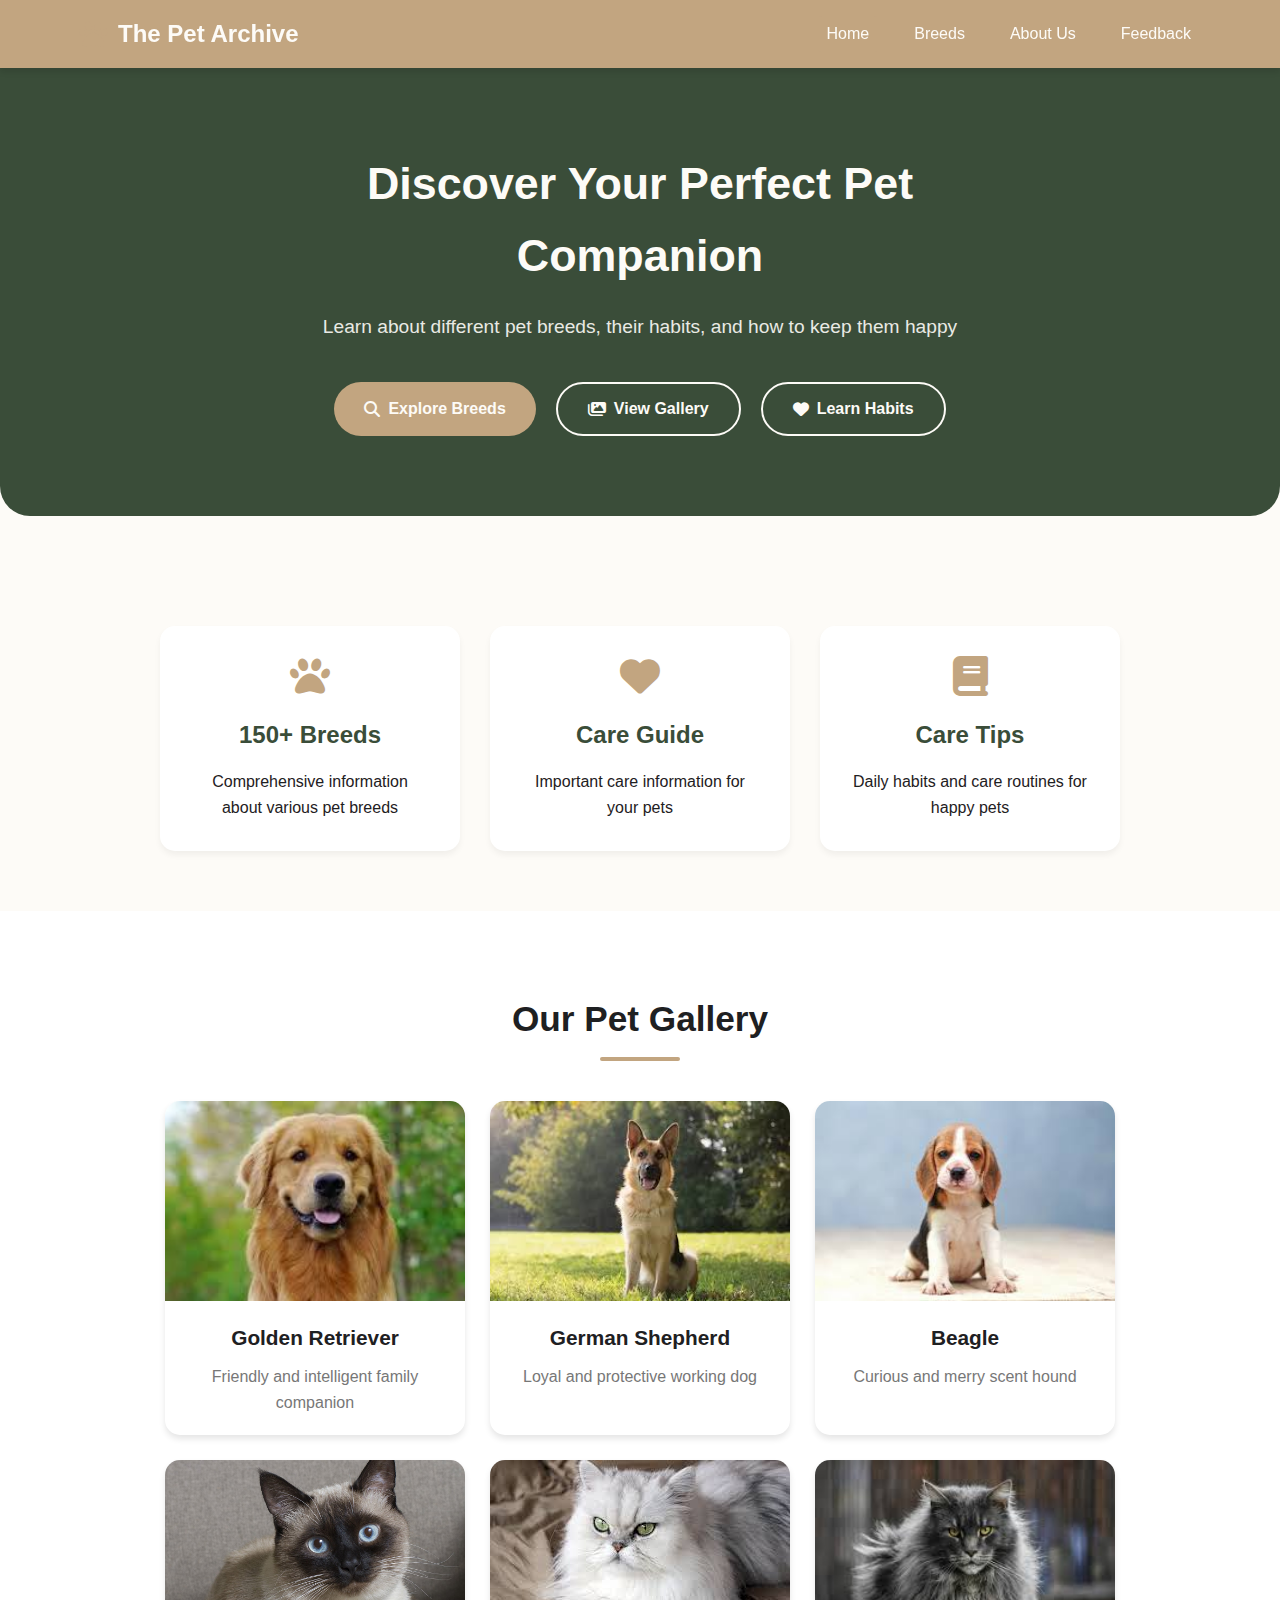
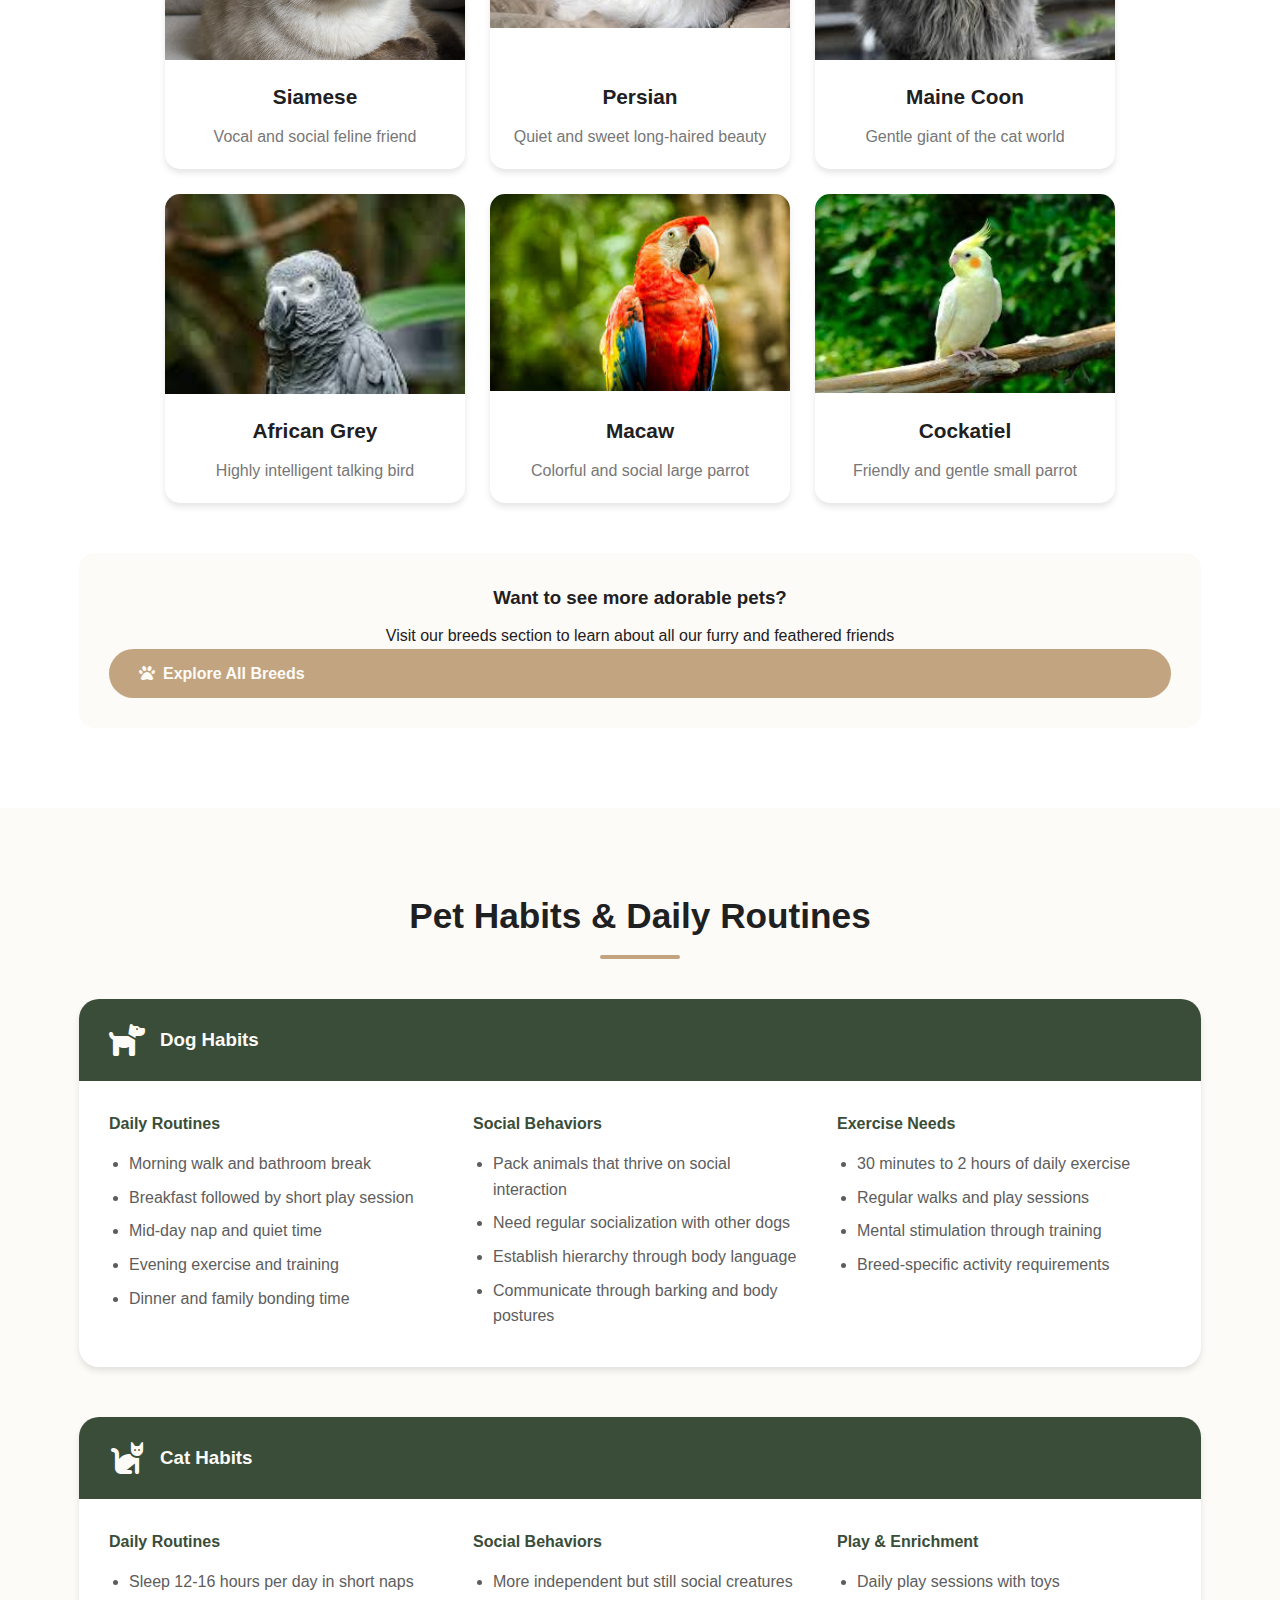
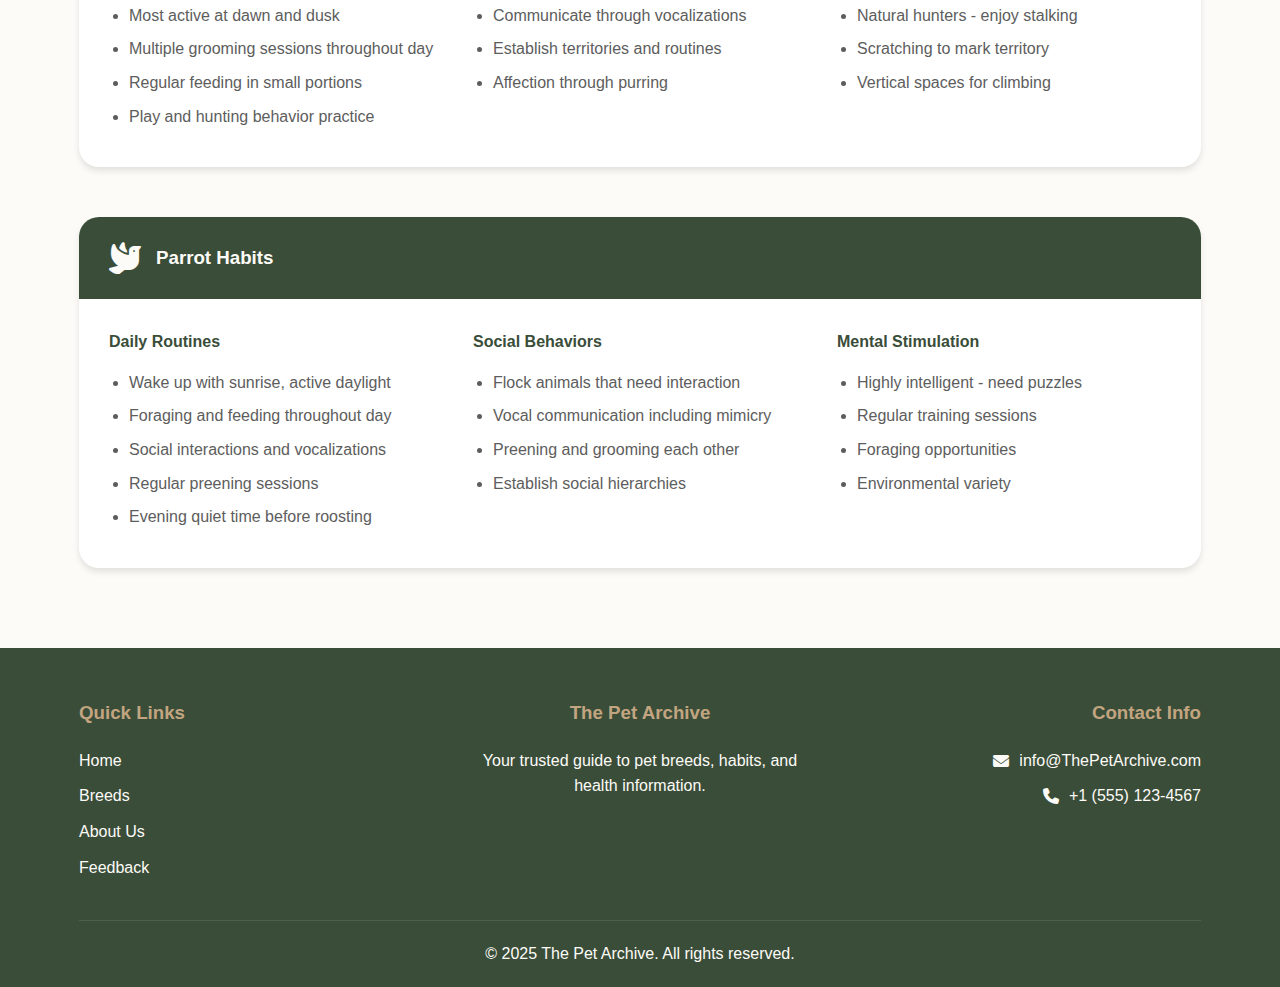
<file: index.html>
<!DOCTYPE html>
<html lang="en">
<head>
    <meta charset="UTF-8">
    <meta name="viewport" content="width=device-width, initial-scale=1.0">
    <title>The Pet Archive - Your Guide to Pet Breeds</title>
    <link rel="stylesheet" href="style.css">
    <link rel="stylesheet" href="https://cdnjs.cloudflare.com/ajax/libs/font-awesome/6.4.0/css/all.min.css">
</head>

<body style="overflow-x: hidden;"> 
    <header>
        <div class="header-main-navigation-wrapper-div"> <div class="container">
                <nav class="navbar">
                    <div class="logo">
                        <i class="fas fa-paw"></i>
                        <span>The Pet Archive</span>
                    </div>
                    <div class="nav-links">
                        <a href="index.html" class="active">Home</a>
                        <a href="breeds.html">Breeds</a>
                        <a href="about.html">About Us</a>
                        <a href='feedback.html'>Feedback</a> 
                    </div>
                    <div class="mobile-menu">
                        <i class="fas fa-bars"></i>
                    </div>
                </nav>
            </div>
        </div>
    </header>

    <section class="hero">
        <div class="hero-section-inner-container-wrapper"> <div class="container">
                <div class="hero-content">
                    <h1>Discover Your Perfect Pet Companion</h1>
                    <p>Learn about different pet breeds, their habits, and how to keep them happy</p>
                    <div class="hero-buttons">
                        <a href="breeds.html" class="btn btn-primary">
                            <i class="fas fa-search"></i> Explore Breeds
                        </a>
                        <a href="#gallery" class="btn btn-secondary">
                            <i class="fas fa-images"></i> View Gallery
                        </a>
                        <a href="#habits" class="btn btn-secondary">
                            <i class="fas fa-heart"></i> Learn Habits
                        </a>
                    </div>
                </div>
            </div>
        </div>
    </section>

    <section class="quick-info">
        <div class="container">
            <div class="info-cards-container-wrapper">
                <div class="info-cards">
                    <div class="info-card">
                        <div class="card-icon-holder">
                            <i class="fas fa-paw"></i>
                        </div>
                        <h3>150+ Breeds</h3>
                        <p>Comprehensive information about various pet breeds</p>
                    </div>
                    <div class="info-card">
                        <div class="card-icon-holder">
                            <i class="fas fa-heart"></i>
                        </div>
                        <h3>Care Guide</h3>
                        <p>Important care information for your pets</p>
                    </div>
                    <div class="info-card">
                        <div class="card-icon-holder">
                            <i class="fas fa-book"></i>
                        </div>
                        <h3>Care Tips</h3>
                        <p>Daily habits and care routines for happy pets</p>
                    </div>
                </div>
            </div>
        </div>
    </section>

    <section class="gallery-section" id="gallery">
        <div class="container">
            <div class="gallery-header-box">
                <h2 class="section-title">Our Pet Gallery</h2>
            </div>
            
            <div class="gallery-grid">
                <div class="gallery-item dog">
                    <div class="gallery-link">
                        <div class="gallery-image">
                            <img src="./assests/download.jpg" alt="images/dog1" style="height: fit-content;" >
                        </div>
                        <div class="gallery-info">
                            <h3>Golden Retriever</h3>
                            <p>Friendly and intelligent family companion</p>
                        </div>
                    </div>
                    <div class="modal">
                        <div class="modal-content" style="overflow-y: hidden;"> <div class="modal-image dog">
                                <i class="fas fa-dog"></i>
                            </div>
                            <h2 class="modal-title">Golden Retriever</h2>
                            <p class="modal-subtitle">Friendly, Intelligent, Devoted</p>
                            <div class="modal-details">
                                <h3>Quick Facts</h3>
                                <ul>
                                    <li><strong>Size:</strong> Large (55-75 lbs)</li>
                                    <li><strong>Life Span:</strong> 10-12 years</li>
                                    <li><strong>Temperament:</strong> Friendly</li>
                                    <li>Easy to train and loyal</li>
                                </ul>
                            </div>
                        </div>
                    </div>
                </div>
                
                <div class="gallery-item dog">
                    <div class="gallery-link">
                        <div class="gallery-image">
                            <img src="./assests/German.jpg" alt="images/dog1" style="height: fit-content;" >
                        </div>
                        <div class="gallery-info">
                            <h3>German Shepherd</h3>
                            <p>Loyal and protective working dog</p>
                        </div>
                    </div>
                    <div class="modal">
                        <div class="modal-content" style="overflow-y: hidden;">
                            <div class="modal-image dog">
                                <i class="fas fa-dog"></i>
                            </div>
                            <h2 class="modal-title">German Shepherd</h2>
                            <p class="modal-subtitle">Confident, Courageous, Smart</p>
                            <div class="modal-details">
                                <h3>Quick Facts</h3>
                                <ul>
                                    <li><strong>Size:</strong> Large (50-90 lbs)</li>
                                    <li><strong>Life Span:</strong> 9-13 years</li>
                                    <li><strong>Temperament:</strong> Loyal</li>
                                    <li>Excellent working dogs</li>
                                </ul>
                            </div>
                        </div>
                    </div>
                </div>

                <div class="gallery-item dog">
                    <div class="gallery-link">
                        <div class="gallery-image">
                        <img src="./assests/beagle.jpg" alt="images/dog3" style="height: fit-content;" >
                        </div>
                        <div class="gallery-info">
                            <h3>Beagle</h3>
                            <p>Curious and merry scent hound</p>
                        </div>
                    </div>
                    <div class="modal">
                        <div class="modal-content" style="overflow-y: hidden;">
                            <div class="modal-image dog">
                                <i class="fas fa-dog"></i>
                            </div>
                            <h2 class="modal-title">Beagle</h2>
                            <p class="modal-subtitle">Friendly, Curious, Merry</p>
                            <div class="modal-details">
                                <h3>Quick Facts</h3>
                                <ul>
                                    <li><strong>Size:</strong> Medium (20-30 lbs)</li>
                                    <li><strong>Life Span:</strong> 12-15 years</li>
                                    <li><strong>Temperament:</strong> Curious</li>
                                    <li>Great sense of smell</li>
                                </ul>
                            </div>
                        </div>
                    </div>
                </div>

                <div class="gallery-item cat">
                    <div class="gallery-link">
                        <div class="gallery-image">
                            <img src="./assests/Siamesecat.jpg" alt="images/cat1" style="height: fit-content;" >
                        </div>
                        <div class="gallery-info">
                            <h3>Siamese</h3>
                            <p>Vocal and social feline friend</p>
                        </div>
                    </div>
                    <div class="modal">
                        <div class="modal-content" style="overflow-y: hidden;">
                            <div class="modal-image cat">
                                <i class="fas fa-cat"></i>
                            </div>
                            <h2 class="modal-title">Siamese</h2>
                            <p class="modal-subtitle">Social, Vocal, Active</p>
                            <div class="modal-details">
                                <h3>Quick Facts</h3>
                                <ul>
                                    <li><strong>Size:</strong> Medium (6-14 lbs)</li>
                                    <li><strong>Life Span:</strong> 15-20 years</li>
                                    <li><strong>Temperament:</strong> Vocal</li>
                                    <li>Striking blue eyes</li>
                                </ul>
                            </div>
                        </div>
                    </div>
                </div>
                
                <div class="gallery-item cat">
                    <div class="gallery-link">
                        <div class="gallery-image">
                    <img src="./assests/persian.jpg" alt="images/cat2" style="height: fit-content;" >
                        </div>
                        <div class="gallery-info">
                            <h3>Persian</h3>
                            <p>Quiet and sweet long-haired beauty</p>
                        </div>
                    </div>
                    <div class="modal">
                        <div class="modal-content" style="overflow-y: hidden;">
                            <div class="modal-image cat">
                                <i class="fas fa-cat"></i>
                            </div>
                            <h2 class="modal-title">Persian</h2>
                            <p class="modal-subtitle">Quiet, Sweet, Gentle</p>
                            <div class="modal-details">
                                <h3>Quick Facts</h3>
                                <ul>
                                    <li><strong>Size:</strong> Medium (7-12 lbs)</li>
                                    <li><strong>Life Span:</strong> 12-17 years</li>
                                    <li><strong>Temperament:</strong> Gentle</li>
                                    <li>Beautiful long coats</li>
                                </ul>
                            </div>
                        </div>
                    </div>
                </div>
                
                <div class="gallery-item cat">
                    <div class="gallery-link">
                        <div class="gallery-image">
                           <img src="./assests/maine.jpg" alt="images/cat3" style="height: fit-content;" >
                        </div>
                        <div class="gallery-info">
                            <h3>Maine Coon</h3>
                            <p>Gentle giant of the cat world</p>
                        </div>
                    </div>
                    <div class="modal">
                        <div class="modal-content" style="overflow-y: hidden;">
                            <div class="modal-image cat">
                                <i class="fas fa-cat"></i>
                            </div>
                            <h2 class="modal-title">Maine Coon</h2>
                            <p class="modal-subtitle">Gentle, Friendly, Intelligent</p>
                            <div class="modal-details">
                                <h3>Quick Facts</h3>
                                <ul>
                                    <li><strong>Size:</strong> Large (10-25 lbs)</li>
                                    <li><strong>Life Span:</strong> 12-15 years</li>
                                    <li><strong>Temperament:</strong> Friendly</li>
                                    <li>Dog-like personalities</li>
                                </ul>
                            </div>
                        </div>
                    </div>
                </div>

                <div class="gallery-item parrot">
                    <div class="gallery-link">
                        <div class="gallery-image">
                            <img src="./assests/african.jpg" alt="images/parrot" style="height: fit-content;" >
                        </div>
                        <div class="gallery-info">
                            <h3>African Grey</h3>
                            <p>Highly intelligent talking bird</p>
                        </div>
                    </div>
                    <div class="modal">
                        <div class="modal-content" style="overflow-y: hidden;">
                            <div class="modal-image parrot">
                                <i class="fas fa-dove"></i>
                            </div>
                            <h2 class="modal-title">African Grey</h2>
                            <p class="modal-subtitle">Intelligent, Sensitive, Social</p>
                            <div class="modal-details">
                                <h3>Quick Facts</h3>
                                <ul>
                                    <li><strong>Size:</strong> Medium (400-650g)</li>
                                    <li><strong>Life Span:</strong> 40-60 years</li>
                                    <li><strong>Temperament:</strong> Intelligent</li>
                                    <li>Great talking ability</li>
                                </ul>
                            </div>
                        </div>
                    </div>
                </div>
                
                <div class="gallery-item parrot">
                    <div class="gallery-link">
                        <div class="gallery-image">
                           <img src="./assests/macaw).jpg" alt="images/parrot2" style="height: fit-content;" >
                        </div>
                        <div class="gallery-info">
                            <h3>Macaw</h3>
                            <p>Colorful and social large parrot</p>
                        </div>
                    </div>
                    <div class="modal">
                        <div class="modal-content" style="overflow-y: hidden;">
                            <div class="modal-image parrot">
                                <i class="fas fa-dove"></i>
                            </div>
                            <h2 class="modal-title">Macaw</h2>
                            <p class="modal-subtitle">Social, Playful, Intelligent</p>
                            <div class="modal-details">
                                <h3>Quick Facts</h3>
                                <ul>
                                    <li><strong>Size:</strong> Large (900-1500g)</li>
                                    <li><strong>Life Span:</strong> 50-60 years</li>
                                    <li><strong>Temperament:</strong> Playful</li>
                                    <li>Strong beaks and colors</li>
                                </ul>
                            </div>
                        </div>
                    </div>
                </div>
                
                <div class="gallery-item parrot">
                    <div class="gallery-link">
                        <div class="gallery-image">
                         <img src="./assests/cockatiel.jpg" alt="images/parrot3" style="height: fit-content;" >
                        </div>
                        <div class="gallery-info">
                            <h3>Cockatiel</h3>
                            <p>Friendly and gentle small parrot</p>
                        </div>
                    </div>
                    <div class="modal">
                        <div class="modal-content" style="overflow-y: hidden;">
                            <div class="modal-image parrot">
                                <i class="fas fa-dove"></i>
                            </div>
                            <h2 class="modal-title">Cockatiel</h2>
                            <p class="modal-subtitle">Friendly, Gentle, Playful</p>
                            <div class="modal-details">
                                <h3>Quick Facts</h3>
                                <ul>
                                    <li><strong>Size:</strong> Small (80-120g)</li>
                                    <li><strong>Life Span:</strong> 15-20 years</li>
                                    <li><strong>Temperament:</strong> Gentle</li>
                                    <li>Good for beginners</li>
                                </ul>
                            </div>
                        </div>
                    </div>
                </div>
            </div>
            
            <div class="gallery-bottom-cta-div">
                <div class="gallery-cta">
                    <h3>Want to see more adorable pets?</h3>
                    <p>Visit our breeds section to learn about all our furry and feathered friends</p>
                    <a href="breeds.html" class="btn btn-primary">
                        <i class="fas fa-paw"></i> Explore All Breeds
                    </a>
                </div>
            </div>
        </div>
    </section>

    <section class="habits-section" id="habits">
        <div class="container">
            <h2 class="section-title">Pet Habits & Daily Routines</h2>
            <div class="habits-container">
                <div class="habit-category">
                    <div class="habit-header">
                        <i class="fas fa-dog"></i>
                        <h3>Dog Habits</h3>
                    </div>
                    <div class="habit-content">
                        <div class="habit-info">
                            <h4>Daily Routines</h4>
                            <ul>
                                <li>Morning walk and bathroom break</li>
                                <li>Breakfast followed by short play session</li>
                                <li>Mid-day nap and quiet time</li>
                                <li>Evening exercise and training</li>
                                <li>Dinner and family bonding time</li>
                            </ul>
                        </div>
                        <div class="habit-info">
                            <h4>Social Behaviors</h4>
                            <ul>
                                <li>Pack animals that thrive on social interaction</li>
                                <li>Need regular socialization with other dogs</li>
                                <li>Establish hierarchy through body language</li>
                                <li>Communicate through barking and body postures</li>
                            </ul>
                        </div>
                        <div class="habit-info">
                            <h4>Exercise Needs</h4>
                            <ul>
                                <li>30 minutes to 2 hours of daily exercise</li>
                                <li>Regular walks and play sessions</li>
                                <li>Mental stimulation through training</li>
                                <li>Breed-specific activity requirements</li>
                            </ul>
                        </div>
                    </div>
                </div>

                <div class="habit-category">
                    <div class="habit-header">
                        <i class="fas fa-cat"></i>
                        <h3>Cat Habits</h3>
                    </div>
                    <div class="habit-content">
                        <div class="habit-info">
                            <h4>Daily Routines</h4>
                            <ul>
                                <li>Sleep 12-16 hours per day in short naps</li>
                                <li>Most active at dawn and dusk</li>
                                <li>Multiple grooming sessions throughout day</li>
                                <li>Regular feeding in small portions</li>
                                <li>Play and hunting behavior practice</li>
                            </ul>
                        </div>
                        <div class="habit-info">
                            <h4>Social Behaviors</h4>
                            <ul>
                                <li>More independent but still social creatures</li>
                                <li>Communicate through vocalizations</li>
                                <li>Establish territories and routines</li>
                                <li>Affection through purring</li>
                            </ul>
                        </div>
                        <div class="habit-info">
                            <h4>Play & Enrichment</h4>
                            <ul>
                                <li>Daily play sessions with toys</li>
                                <li>Natural hunters - enjoy stalking</li>
                                <li>Scratching to mark territory</li>
                                <li>Vertical spaces for climbing</li>
                            </ul>
                        </div>
                    </div>
                </div>

                <div class="habit-category">
                    <div class="habit-header">
                        <i class="fas fa-dove"></i>
                        <h3>Parrot Habits</h3>
                    </div>
                    <div class="habit-content">
                        <div class="habit-info">
                            <h4>Daily Routines</h4>
                            <ul>
                                <li>Wake up with sunrise, active daylight</li>
                                <li>Foraging and feeding throughout day</li>
                                <li>Social interactions and vocalizations</li>
                                <li>Regular preening sessions</li>
                                <li>Evening quiet time before roosting</li>
                            </ul>
                        </div>
                        <div class="habit-info">
                            <h4>Social Behaviors</h4>
                            <ul>
                                <li>Flock animals that need interaction</li>
                                <li>Vocal communication including mimicry</li>
                                <li>Preening and grooming each other</li>
                                <li>Establish social hierarchies</li>
                            </ul>
                        </div>
                        <div class="habit-info">
                            <h4>Mental Stimulation</h4>
                            <ul>
                                <li>Highly intelligent - need puzzles</li>
                                <li>Regular training sessions</li>
                                <li>Foraging opportunities</li>
                                <li>Environmental variety</li>
                            </ul>
                        </div>
                    </div>
                </div>
            </div>
        </div>
    </section>

    <footer>
        <div class="container">
            <div class="footer-inner-wrapper">
                <div class="footer-content">
                    <div class="footer-section">
                        <h3>The Pet Archive</h3>
                        <p>Your trusted guide to pet breeds, habits, and health information.</p>
                    </div>
                    <div class="footer-section">
                        <h3>Quick Links</h3>
                        <ul>
                            <li><a href="index.html">Home</a></li>
                            <li><a href="breeds.html">Breeds</a></li>
                            <li><a href="about.html">About Us</a></li>
                            <li><a href="feedback.html">Feedback</a></li>
                        </ul>
                    </div>
                    <div class="footer-section">
                        <h3>Contact Info</h3>
                        <p><i class="fas fa-envelope"></i> info@ThePetArchive.com</p>
                        <p><i class="fas fa-phone"></i> +1 (555) 123-4567</p>
                    </div>
                </div>
                <div class="footer-bottom">
                    <p>&copy; 2025 The Pet Archive. All rights reserved.</p>
                </div>
            </div>
        </div>
    </footer>
</body>
<script>
    // Simple hamburger menu toggle
    var menuButton = document.querySelector('.mobile-menu');
    var navLinks = document.querySelector('.nav-links');
    
    menuButton.addEventListener('click', function() {
        // Toggle the 'show' class
        if (navLinks.classList.contains('show')) {
            navLinks.classList.remove('show');
        } else {
            navLinks.classList.add('show');
        }
    });
    
    // Close menu when clicking a link
    var links = document.querySelectorAll('.nav-links a');
    for (var i = 0; i < links.length; i++) {
        links[i].addEventListener('click', function() {
            navLinks.classList.remove('show');
        });
    }
    
    // Close menu when clicking outside
    document.addEventListener('click', function(event) {
        if (!navLinks.contains(event.target) && !menuButton.contains(event.target)) {
            navLinks.classList.remove('show');
        }
    });
</script>
</html>
</file>
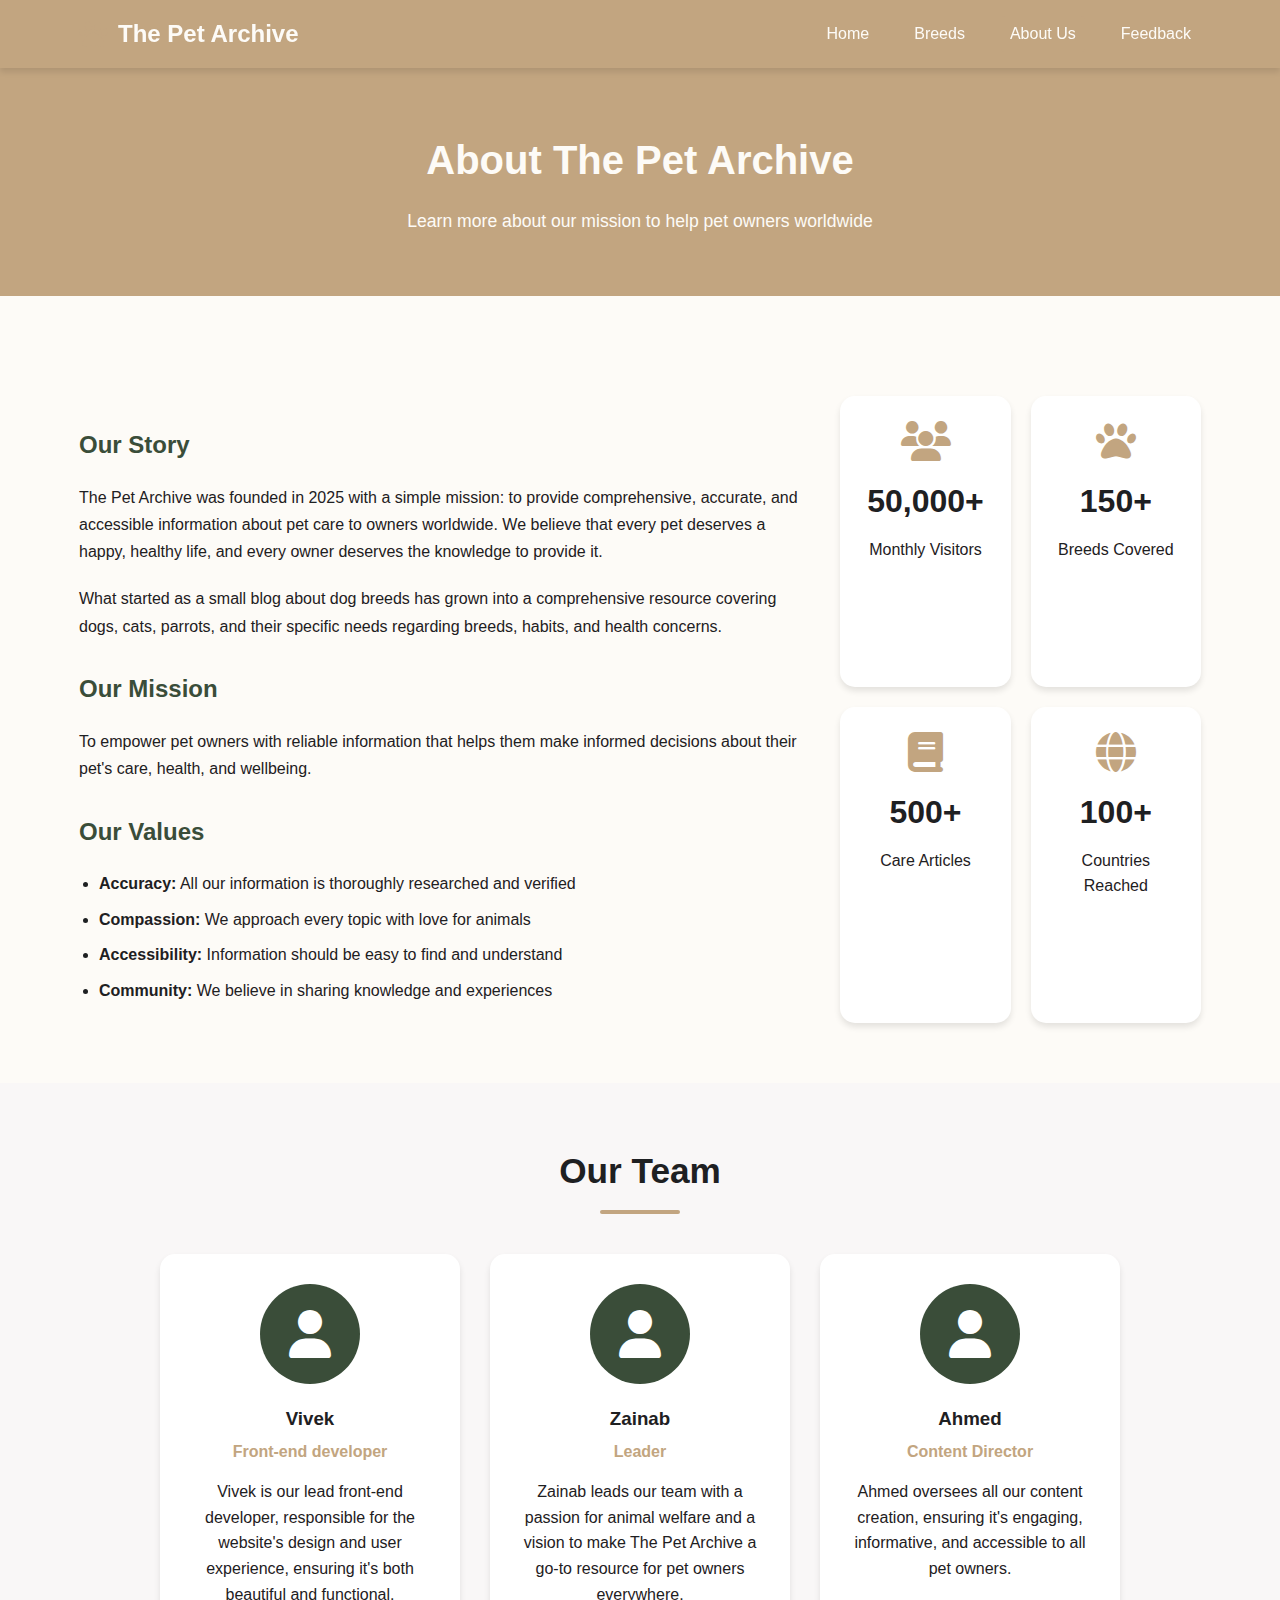
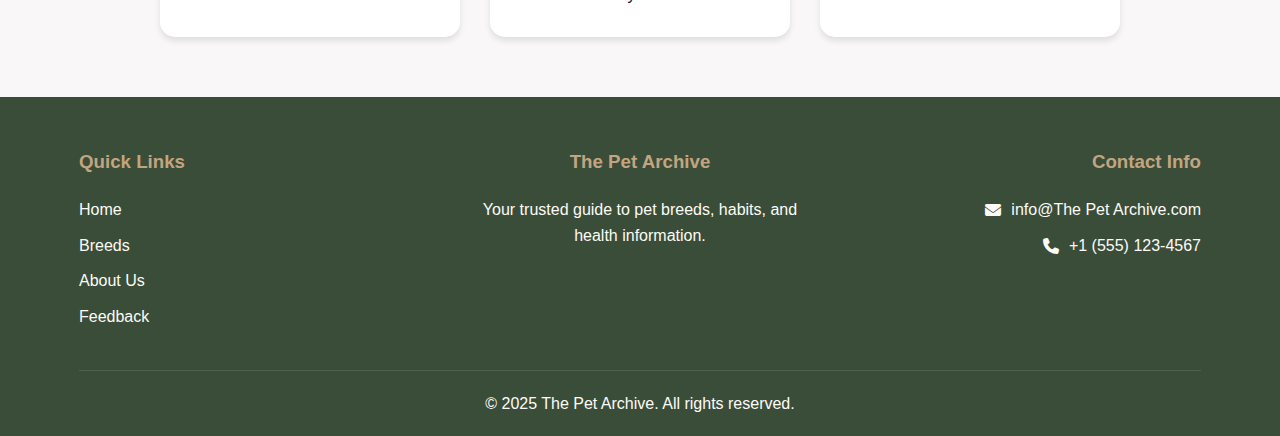
<file: about.html>
<!DOCTYPE html>
<html lang="en">
<head>
    <meta charset="UTF-8">
    <meta name="viewport" content="width=device-width, initial-scale=1.0">
    <title>About Us - The Pet Archive</title>
    <link rel="stylesheet" href="style.css">
    <link rel="stylesheet" href="https://cdnjs.cloudflare.com/ajax/libs/font-awesome/6.4.0/css/all.min.css">
</head>
<body>
    <header>
        <div class="container">
            <nav class="navbar">
                <div class="logo">
                    <i class="fas fa-paw"></i>
                    <span>The Pet Archive</span>
                </div>
                <div class="nav-links">
                    <a href="index.html">Home</a>
                    <a href="breeds.html">Breeds</a>
                    <a href="about.html" class="active">About Us</a>
                    <a href="feedback.html">Feedback</a>
                </div>
              <div class="mobile-menu" onclick="toggleMenu()">
                <i class="fas fa-bars"></i> 
                   </div>
            </nav>
        </div>
    </header>

    <section class="page-header">
        <div class="container">
            <h1>About The Pet Archive</h1>
            <p>Learn more about our mission to help pet owners worldwide</p>
        </div>
    </section>

    <section class="about-content">
        <div class="container">
            <div class="about-grid">
                <div class="about-text">
                    <h2>Our Story</h2>
                    <p>The Pet Archive was founded in 2025 with a simple mission: to provide comprehensive, accurate, and accessible information about pet care to owners worldwide. We believe that every pet deserves a happy, healthy life, and every owner deserves the knowledge to provide it.</p>
                    
                    <p>What started as a small blog about dog breeds has grown into a comprehensive resource covering dogs, cats, parrots, and their specific needs regarding breeds, habits, and health concerns.</p>
                    
                    <h2>Our Mission</h2>
                    <p>To empower pet owners with reliable information that helps them make informed decisions about their pet's care, health, and wellbeing.</p>
                    
                    <h2>Our Values</h2>
                    <ul>
                        <li><strong>Accuracy:</strong> All our information is thoroughly researched and verified</li>
                        <li><strong>Compassion:</strong> We approach every topic with love for animals</li>
                        <li><strong>Accessibility:</strong> Information should be easy to find and understand</li>
                        <li><strong>Community:</strong> We believe in sharing knowledge and experiences</li>
                    </ul>
                </div>
                
                <div class="about-stats">
                    <div class="stat-card">
                        <i class="fas fa-users"></i>
                        <h3>50,000+</h3>
                        <p>Monthly Visitors</p>
                    </div>
                    <div class="stat-card">
                        <i class="fas fa-paw"></i>
                        <h3>150+</h3>
                        <p>Breeds Covered</p>
                    </div>
                    <div class="stat-card">
                        <i class="fas fa-book"></i>
                        <h3>500+</h3>
                        <p>Care Articles</p>
                    </div>
                    <div class="stat-card">
                        <i class="fas fa-globe"></i>
                        <h3>100+</h3>
                        <p>Countries Reached</p>
                    </div>
                </div>
            </div>
        </div>
    </section>

    <section class="team-section">
        <div class="container">
            <h2 class="section-title">Our Team</h2>
            <div class="team-grid">
                <div class="team-member">
                    <div class="member-image">
                        <i class="fas fa-user"></i>
                    </div>
                    <h3> Vivek</h3>
                    <p class="member-role">Front-end developer</p>
                    <p>Vivek is our lead front-end developer, responsible for the website's design and user experience, ensuring it's both beautiful and functional.</p>
                </div>
                
                <div class="team-member">
                    <div class="member-image">
                        <i class="fas fa-user"></i>
                    </div>
                    <h3>Zainab</h3>
                    <p class="member-role">Leader </p>
                    <p>Zainab leads our team with a passion for animal welfare and a vision to make The Pet Archive a go-to resource for pet owners everywhere.</p>
                </div>
                
                <div class="team-member">
                    <div class="member-image">
                        <i class="fas fa-user"></i>
                    </div>
                    <h3>Ahmed</h3>
                    <p class="member-role">Content Director</p>
                    <p>Ahmed oversees all our content creation, ensuring it's engaging, informative, and accessible to all pet owners.</p>
                </div>
            </div>
        </div>
    </section>

    <footer>
        <div class="container">
            <div class="footer-content">
                <div class="footer-section">
                    <h3>The Pet Archive</h3>
                    <p>Your trusted guide to pet breeds, habits, and health information.</p>
                </div>
                <div class="footer-section">
                    <h3>Quick Links</h3>
                    <ul>
                        <li><a href="index.html">Home</a></li>
                        <li><a href="breeds.html">Breeds</a></li>
                        <li><a href="about.html">About Us</a></li>
                        <li><a href="feedback.html">Feedback</a></li>
                    </ul>
                </div>
                <div class="footer-section">
                    <h3>Contact Info</h3>
                    <p><i class="fas fa-envelope"></i> info@The Pet Archive.com</p>
                    <p><i class="fas fa-phone"></i> +1 (555) 123-4567</p>
                </div>
            </div>
            <div class="footer-bottom">
                <p>&copy; 2025 The Pet Archive. All rights reserved.</p>
            </div>
        </div>
    </footer>
</body>
<script>
    function toggleMenu() {
        var navLinks = document.querySelector('.nav-links');
        navLinks.classList.toggle('show');
    }

    window.onclick = function(event) {
        var navLinks = document.querySelector('.nav-links');
        var menuButton = document.querySelector('.mobile-menu');
        
        if (event.target !== navLinks && event.target !== menuButton && !navLinks.contains(event.target) && !menuButton.contains(event.target)) {
            navLinks.classList.remove('show');
        }
    }
</script>
</html>
</file>
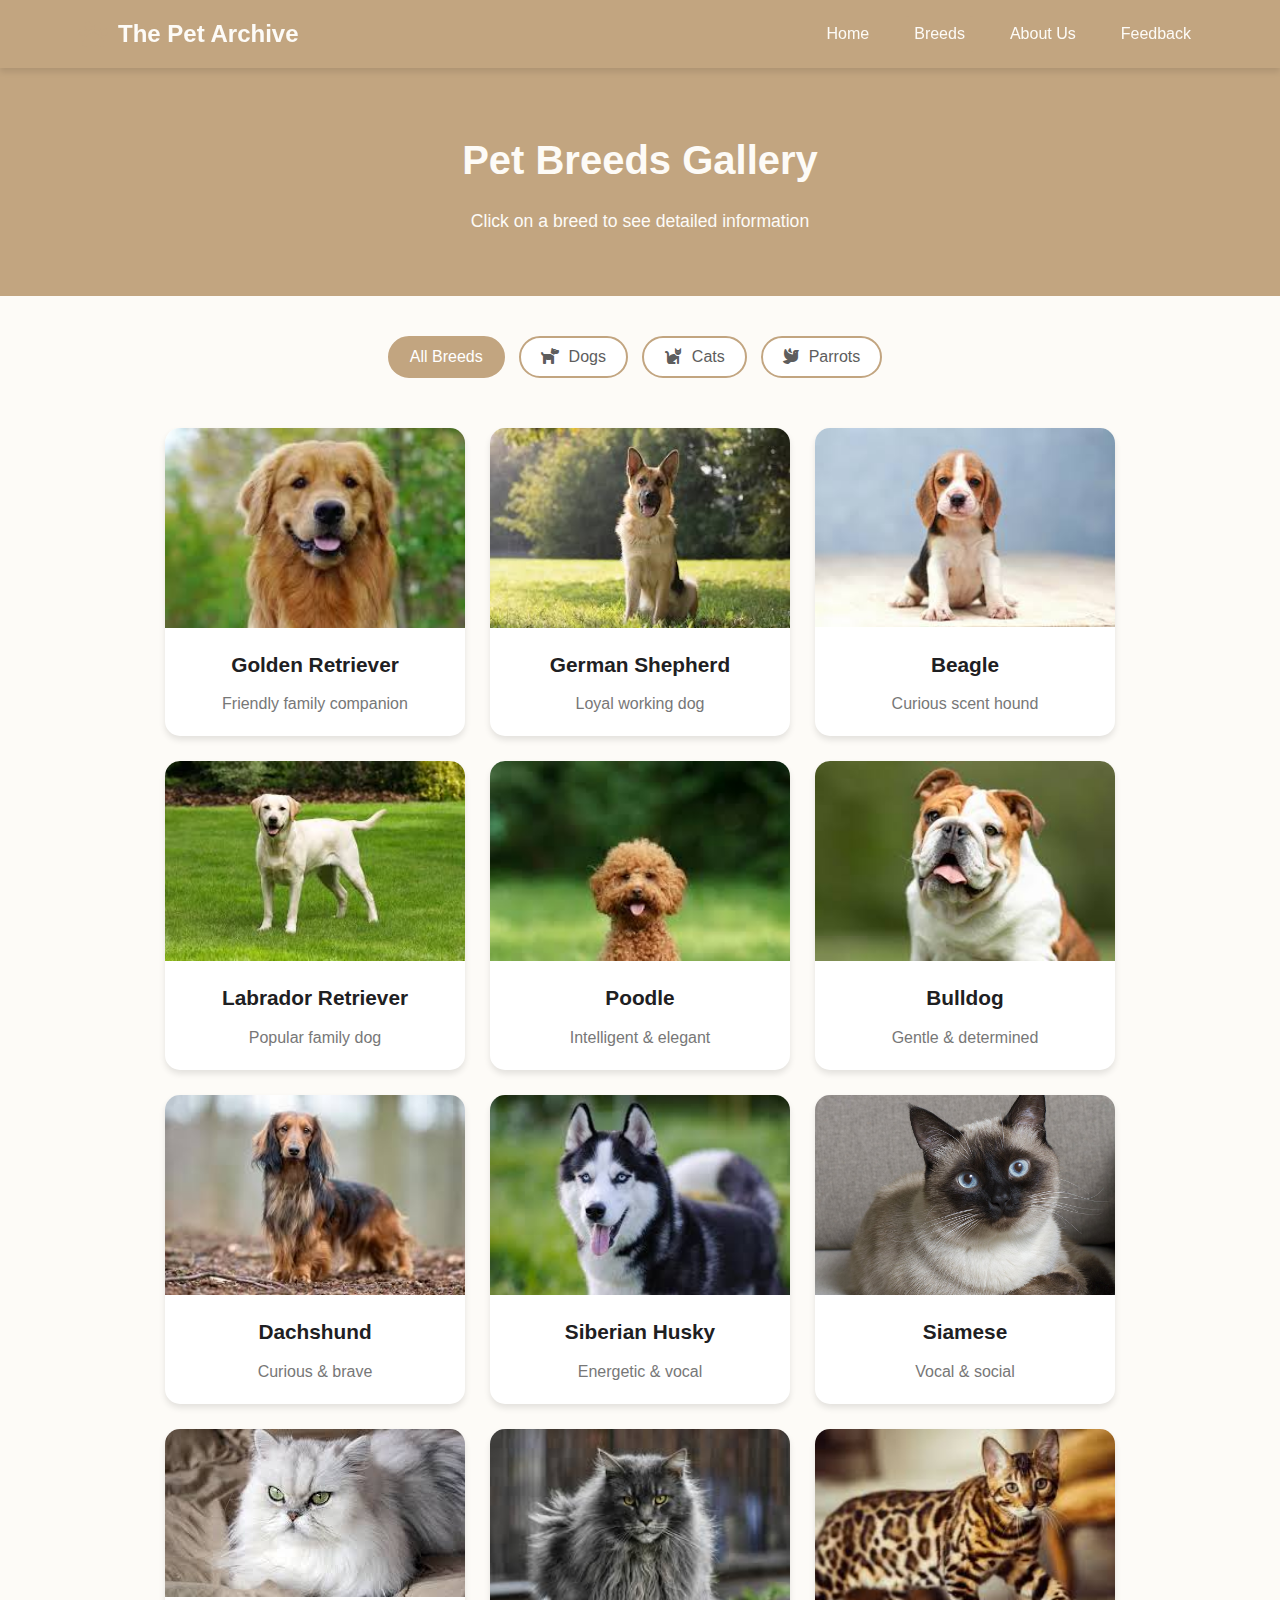
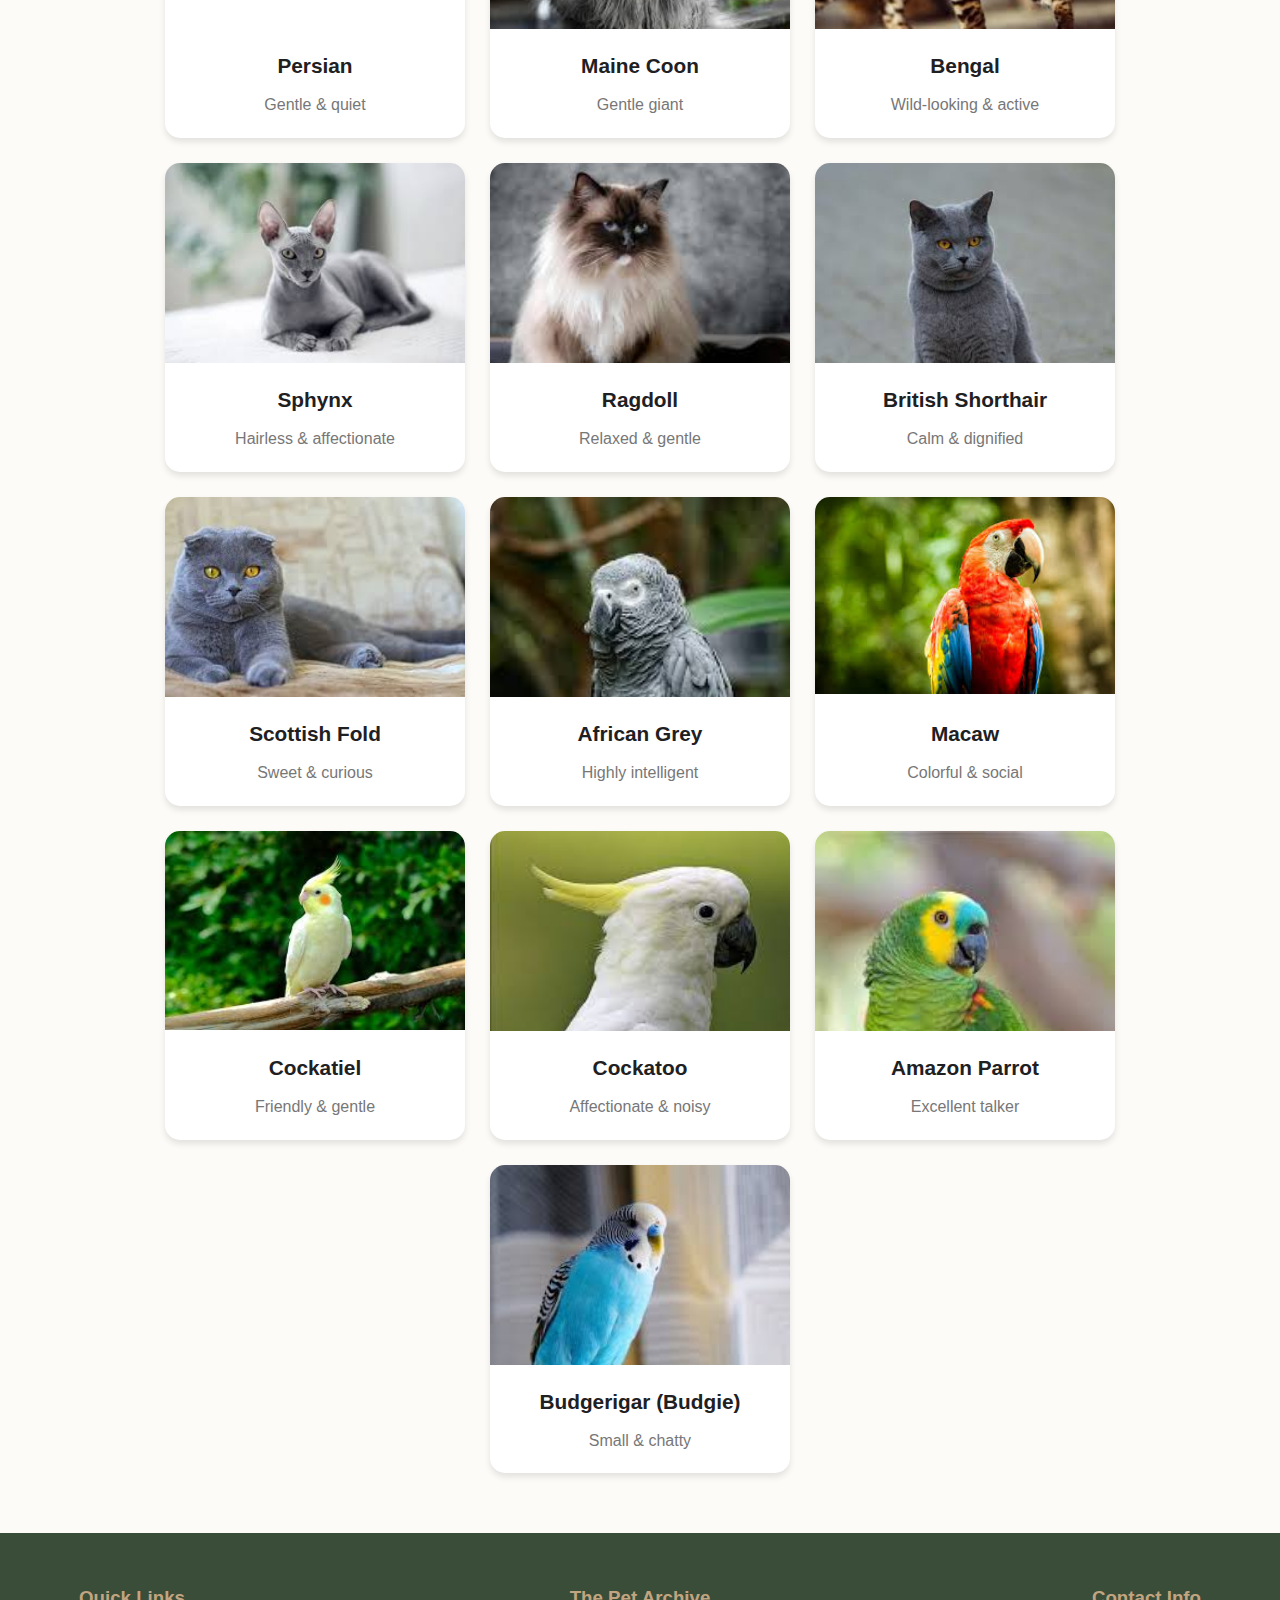
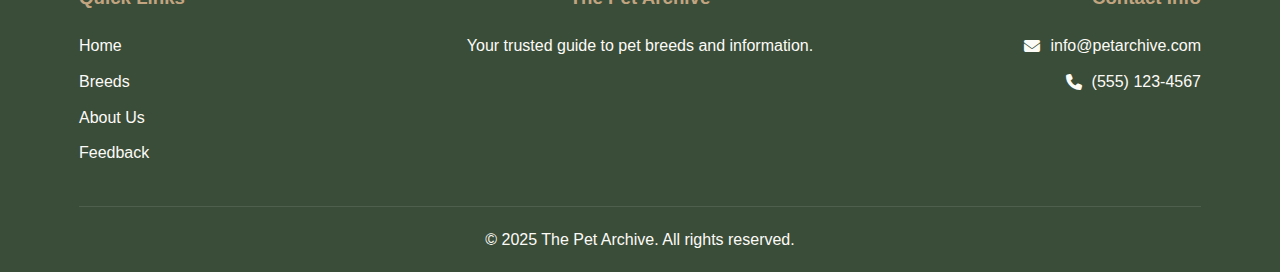
<file: breeds.html>
<!DOCTYPE html>
<html lang="en">
<head>
    <meta charset="UTF-8">
    <meta name="viewport" content="width=device-width, initial-scale=1.0">
    <title>Pet Breeds - The Pet Archive</title>
    <link rel="stylesheet" href="style.css">
    <link rel="stylesheet" href="https://cdnjs.cloudflare.com/ajax/libs/font-awesome/6.4.0/css/all.min.css">
</head>
<body>
    <header>
        <div class="container">
            <nav class="navbar">
                <div class="logo">
                    <i class="fas fa-paw"></i>
                    <span>The Pet Archive</span>
                </div>
                <div class="nav-links">
                    <a href="index.html">Home</a>
                    <a href="breeds.html" class="active">Breeds</a>
                    <a href="about.html">About Us</a>
                    <a href="feedback.html">Feedback</a>
                </div>
               <div class="mobile-menu" onclick="toggleMenu()">
                <i class="fas fa-bars"></i>
                       </div>
            </nav>
        </div>
    </header>

    <section class="page-header">
        <div class="container">
            <h1>Pet Breeds Gallery</h1>
            <p>Click on a breed to see detailed information</p>
        </div>
    </section>

    <section class="breeds-page">
        <div class="container">
            <div class="breed-filters">
                <button class="filter-btn active" onclick="filterBreeds('all')">All Breeds</button>
                <button class="filter-btn" onclick="filterBreeds('dog')"><i class="fas fa-dog"></i> Dogs</button>
                <button class="filter-btn" onclick="filterBreeds('cat')"><i class="fas fa-cat"></i> Cats</button>
                <button class="filter-btn" onclick="filterBreeds('parrot')"><i class="fas fa-dove"></i> Parrots</button>
            </div>

            <div class="breed-gallery-container">
                <!-- DOG BREEDS (8) -->
                <div class="gallery-item dog" onclick="showBreed('golden')">
                    <div class="gallery-image">
                     <img src="./assests/download.jpg" alt="images/dog1" style="height: fit-content;" >
                    </div>
                    <div class="gallery-info">
                        <h3>Golden Retriever</h3>
                        <p>Friendly family companion</p>
                    </div>
                </div>

                <div class="gallery-item dog" onclick="showBreed('german')">
                    <div class="gallery-image">
             <img src="./assests/German.jpg" alt="images/dog1" style="height: fit-content;" >
                    </div>
                    <div class="gallery-info">
                        <h3>German Shepherd</h3>
                        <p>Loyal working dog</p>
                    </div>
                </div>

                <div class="gallery-item dog" onclick="showBreed('beagle')">
                    <div class="gallery-image">
                        <img src="./assests/beagle.jpg" alt="images/dog3" style="height: fit-content;" >
                    </div>
                    <div class="gallery-info">
                        <h3>Beagle</h3>
                        <p>Curious scent hound</p>
                    </div>
                </div>

                <div class="gallery-item dog" onclick="showBreed('labrador')">
                    <div class="gallery-image">
                        <img src="./assests/labrador.jpg" alt="images/dog3" style="height: fit-content;" >
                    </div>
                    <div class="gallery-info">
                        <h3>Labrador Retriever</h3>
                        <p>Popular family dog</p>
                    </div>
                </div>

                <div class="gallery-item dog" onclick="showBreed('poodle')">
                    <div class="gallery-image">
                        <img src="./assests/poodle.jpg" alt="images/dog5" style="height: fit-content;" >
                        </div>
                    <div class="gallery-info">
                        <h3>Poodle</h3>
                        <p>Intelligent & elegant</p>
                        
                    </div>
                </div>

                <div class="gallery-item dog" onclick="showBreed('bulldog')">
                    <div class="gallery-image">
                    <img src="./assests/bulldog.jpg" alt="images/dog5" style="height: fit-content;" >
                    </div>
                    <div class="gallery-info">
                        <h3>Bulldog</h3>
                        <p>Gentle & determined</p>
                    </div>
                </div>

                <div class="gallery-item dog" onclick="showBreed('dachshund')">
                    <div class="gallery-image">
                        <img src="./assests/dachshund.jpg" alt="images/dog7" style="height: fit-content;" >
                    </div>
                    <div class="gallery-info">
                        <h3>Dachshund</h3>
                        <p>Curious & brave</p>
                    </div>
                </div>

                <div class="gallery-item dog" onclick="showBreed('husky')">
                    <div class="gallery-image">
                        <img src="./assests/siberian.jpg" alt="images/dog8" style="height: fit-content;" >
                    </div>
                    <div class="gallery-info">
                        <h3>Siberian Husky</h3>
                        <p>Energetic & vocal</p>
                    </div>
                </div>

               
                <div class="gallery-item cat" onclick="showBreed('siamese')">
                    <div class="gallery-image">
                        <img src="./assests/Siamesecat.jpg" alt="images/cat1" style="height: fit-content;" >
                    </div>
                    <div class="gallery-info">
                        <h3>Siamese</h3>
                        <p>Vocal & social</p>
                    </div>
                </div>

                <div class="gallery-item cat" onclick="showBreed('persian')">
                    <div class="gallery-image">
                            <img src="./assests/persian.jpg" alt="images/cat2" style="height: fit-content;" >
                    </div>
                    <div class="gallery-info">
                        <h3>Persian</h3>
                        <p>Gentle & quiet</p>
                    </div>
                </div>

                <div class="gallery-item cat" onclick="showBreed('mainecoon')">
                    <div class="gallery-image">
                        <img src="./assests/maine.jpg" alt="images/cat3" style="height: fit-content;" >
                    </div>
                    <div class="gallery-info">
                        <h3>Maine Coon</h3>
                        <p>Gentle giant</p>
                    </div>
                </div>

                <div class="gallery-item cat" onclick="showBreed('bengal')">
                    <div class="gallery-image">
                      <img src="./assests/bengal.jpg" alt="Bengal Cat">
                    </div>
                    <div class="gallery-info">
                        <h3>Bengal</h3>
                        <p>Wild-looking & active</p>
                    </div>
                </div>

                <div class="gallery-item cat" onclick="showBreed('sphynx')">
                    <div class="gallery-image">
                       <img src="./assests/sphynx).jpg" alt="Sphynx Cat">
                       </div>
                    <div class="gallery-info">
                        <h3>Sphynx</h3>
                        <p>Hairless & affectionate</p>
                    </div>
                </div>

                <div class="gallery-item cat" onclick="showBreed('ragdoll')">
                    <div class="gallery-image">
                        <img src="./assests/ragdall.jpg" alt="Ragdoll Cat">
                    </div>
                    <div class="gallery-info">
                        <h3>Ragdoll</h3>
                        <p>Relaxed & gentle</p>
                    </div>
                </div>

                <div class="gallery-item cat" onclick="showBreed('british')">
                    <div class="gallery-image">
                        <img src="./assests/british.jpg" alt="British Shorthair">
                    </div>
                    <div class="gallery-info">
                        <h3>British Shorthair</h3>
                        <p>Calm & dignified</p>
                    </div>
                </div>

                <div class="gallery-item cat" onclick="showBreed('scottish')">
                    <div class="gallery-image">
                        <img src="./assests/scottish.jpg" alt="Scottish Fold">
                    </div>
                    <div class="gallery-info">
                        <h3>Scottish Fold</h3>
                        <p>Sweet & curious</p>
                    </div>
                </div>

                <!-- PARROT BREEDS (6) -->
                <div class="gallery-item parrot" onclick="showBreed('african')">
                    <div class="gallery-image">
                        <img src="./assests/african.jpg" alt="images/parrot" style="height: fit-content;" >
                    </div>
                    <div class="gallery-info">
                        <h3>African Grey</h3>
                        <p>Highly intelligent</p>
                    </div>
                </div>

                <div class="gallery-item parrot" onclick="showBreed('macaw')">
                    <div class="gallery-image">
                        <img src="./assests/macaw).jpg" alt="Macaw" style="height: fit-content;" >
                    </div>
                    <div class="gallery-info">
                        <h3>Macaw</h3>
                        <p>Colorful & social</p>
                    </div>
                </div>

                <div class="gallery-item parrot" onclick="showBreed('cockatiel')">
                    <div class="gallery-image">
                        <img src="./assests/cockatiel.jpg" alt="images/parrot3" style="height: fit-content;" >
                    </div>
                    <div class="gallery-info">
                        <h3>Cockatiel</h3>
                        <p>Friendly & gentle</p>
                    </div>
                </div>

                <div class="gallery-item parrot" onclick="showBreed('cockatoo')">
                    <div class="gallery-image">
                        <img src="./assests/cockatoo.jpg" alt="Cockatoo" style="height: fit-content;" >
                    </div>
                    <div class="gallery-info">
                        <h3>Cockatoo</h3>
                        <p>Affectionate & noisy</p>
                    </div>
                </div>

                <div class="gallery-item parrot" onclick="showBreed('amazon')">
                    <div class="gallery-image">
                        <img src="./assests/amazon.jpg" alt="Amazon Parrot" style="height: fit-content;" >
                    </div>
                    <div class="gallery-info">
                        <h3>Amazon Parrot</h3>
                        <p>Excellent talker</p>
                    </div>
                </div>

                <div class="gallery-item parrot" onclick="showBreed('budgie')">
                    <div class="gallery-image">
                        <img src="./assests/budgerigar.jpg" alt="Budgerigar" style="height: fit-content;" >
                    </div>
                    <div class="gallery-info">
                        <h3>Budgerigar (Budgie)</h3>
                        <p>Small & chatty</p>
                    </div>
                </div>
            </div>
        </div>
    </section>


    <div class="popup-modal" id="popupModal">
        <div class="popup-content">
        </div>
    </div>

    <footer>
        <div class="container">
            <div class="footer-content">
                <div class="footer-section">
                    <h3>The Pet Archive</h3>
                    <p>Your trusted guide to pet breeds and information.</p>
                </div>
                <div class="footer-section">
                    <h3>Quick Links</h3>
                    <ul>
                        <li><a href="index.html">Home</a></li>
                        <li><a href="breeds.html">Breeds</a></li>
                        <li><a href="about.html">About Us</a></li>
                        <li><a href="feedback.html">Feedback</a></li>
                    </ul>
                </div>
                <div class="footer-section">
                    <h3>Contact Info</h3>
                    <p><i class="fas fa-envelope"></i> info@petarchive.com</p>
                    <p><i class="fas fa-phone"></i> (555) 123-4567</p>
                </div>
            </div>
            <div class="footer-bottom">
                <p>&copy; 2025 The Pet Archive. All rights reserved.</p>
            </div>
        </div>
    </footer>

   <script>
    function toggleMenu() {
        var navLinks = document.querySelector('.nav-links');
        navLinks.classList.toggle('show');
    }

    function filterBreeds(type) {
        var items = document.getElementsByClassName('gallery-item');
        var buttons = document.getElementsByClassName('filter-btn');
        
        for (var i = 0; i < buttons.length; i++) {
            buttons[i].classList.remove('active');
            if (buttons[i].textContent.toLowerCase().includes(type) || (type === 'all' && i === 0)) {
                buttons[i].classList.add('active');
            }
        }

        for (var i = 0; i < items.length; i++) {
            var item = items[i];
            if (type === 'all' || item.classList.contains(type)) {
                item.style.display = 'block';
            } else {
                item.style.display = 'none';
            }
        }
    }

    const breedData = {
        'golden': {
            type: 'dog',
            name: 'Golden Retriever',
            category: 'Dog Breed',
            size: 'Large',
            weight: '55-75 lbs',
            lifespan: '10-12 years',
            energy: 'High',
            description: 'Friendly, intelligent, and devoted family companions known for their gentle nature.',
            allergies: 'Hip dysplasia, Skin allergies, Ear infections',
            habits: '2 hours daily exercise, Loves swimming, Weekly brushing',
            funFact: 'They have a soft mouth for carrying things gently without damaging them.'
        },
        'german': {
            type: 'dog',
            name: 'German Shepherd',
            category: 'Dog Breed',
            size: 'Large',
            weight: '50-90 lbs',
            lifespan: '9-13 years',
            energy: 'Very High',
            description: 'Loyal, protective working dogs with high intelligence.',
            allergies: 'Hip dysplasia, Digestive issues, Bloat risk',
            habits: '2+ hours exercise, Mental stimulation needed, Regular training',
            funFact: 'They have 225 million scent receptors - 45 times more than humans!'
        },
        'siamese': {
            type: 'cat',
            name: 'Siamese',
            category: 'Cat Breed',
            size: 'Medium',
            weight: '6-14 lbs',
            lifespan: '15-20 years',
            energy: 'High',
            description: 'Vocal, social felines known for their striking blue eyes.',
            allergies: 'Dental issues, Respiratory problems, Crossed eyes',
            habits: 'Very vocal, Social interaction needed, Daily play sessions',
            funFact: 'Siamese cats are born completely white and develop their points as they age.'
        },
        'african': {
            type: 'parrot',
            name: 'African Grey',
            category: 'Parrot Breed',
            size: 'Medium',
            weight: '400-650g',
            lifespan: '40-60 years',
            energy: 'High',
            description: 'Highly intelligent birds known for exceptional talking ability.',
            allergies: 'Feather plucking, Respiratory issues, Calcium deficiency',
            habits: 'Mental stimulation needed, Social interaction required, Puzzle toys',
            funFact: 'African Greys have the intelligence of a 5-year-old child.'
        }
    };

    function showBreed(id) {
        var breed = breedData[id];
        
        if (!breed) {
            breed = breedData['golden'];
        }

        var modal = document.getElementById('popupModal');
        var content = document.querySelector('.popup-content');
        
        var bgClass = 'dog-bg';
        if (breed.type === 'cat') bgClass = 'cat-bg';
        if (breed.type === 'parrot') bgClass = 'parrot-bg';

        content.innerHTML = `
            <button class="close-popup" onclick="closePopup()">&times;</button>
            <div class="popup-header ${bgClass}">
                <div class="popup-title">
                    <h2>${breed.name}</h2>
                    <p class="popup-subtitle">${breed.category} • Lifespan: ${breed.lifespan}</p>
                </div>
            </div>
            <div class="popup-body">
                <div class="popup-section">
                    <h3>Basic Information</h3>
                    <p><strong>Size:</strong> ${breed.size}</p>
                    <p><strong>Weight:</strong> ${breed.weight}</p>
                    <p><strong>Energy:</strong> ${breed.energy}</p>
                    <p>${breed.description}</p>
                </div>
                <div class="popup-section">
                    <h3>Health Issues</h3>
                    <p>${breed.allergies}</p>
                </div>
                <div class="popup-section">
                    <h3>Daily Care</h3>
                    <p>${breed.habits}</p>
                </div>
                <div class="popup-section">
                    <h3>Fun Fact</h3>
                    <p>${breed.funFact}</p>
                </div>
            </div>
        `;
        
        modal.style.display = 'flex';
    }

    function closePopup() {
        document.getElementById('popupModal').style.display = 'none';
    }

    window.onclick = function(event) {
        var modal = document.getElementById('popupModal');
        if (event.target == modal) {
            closePopup();
        }
    }
</script>
</body>
</html>
</file>
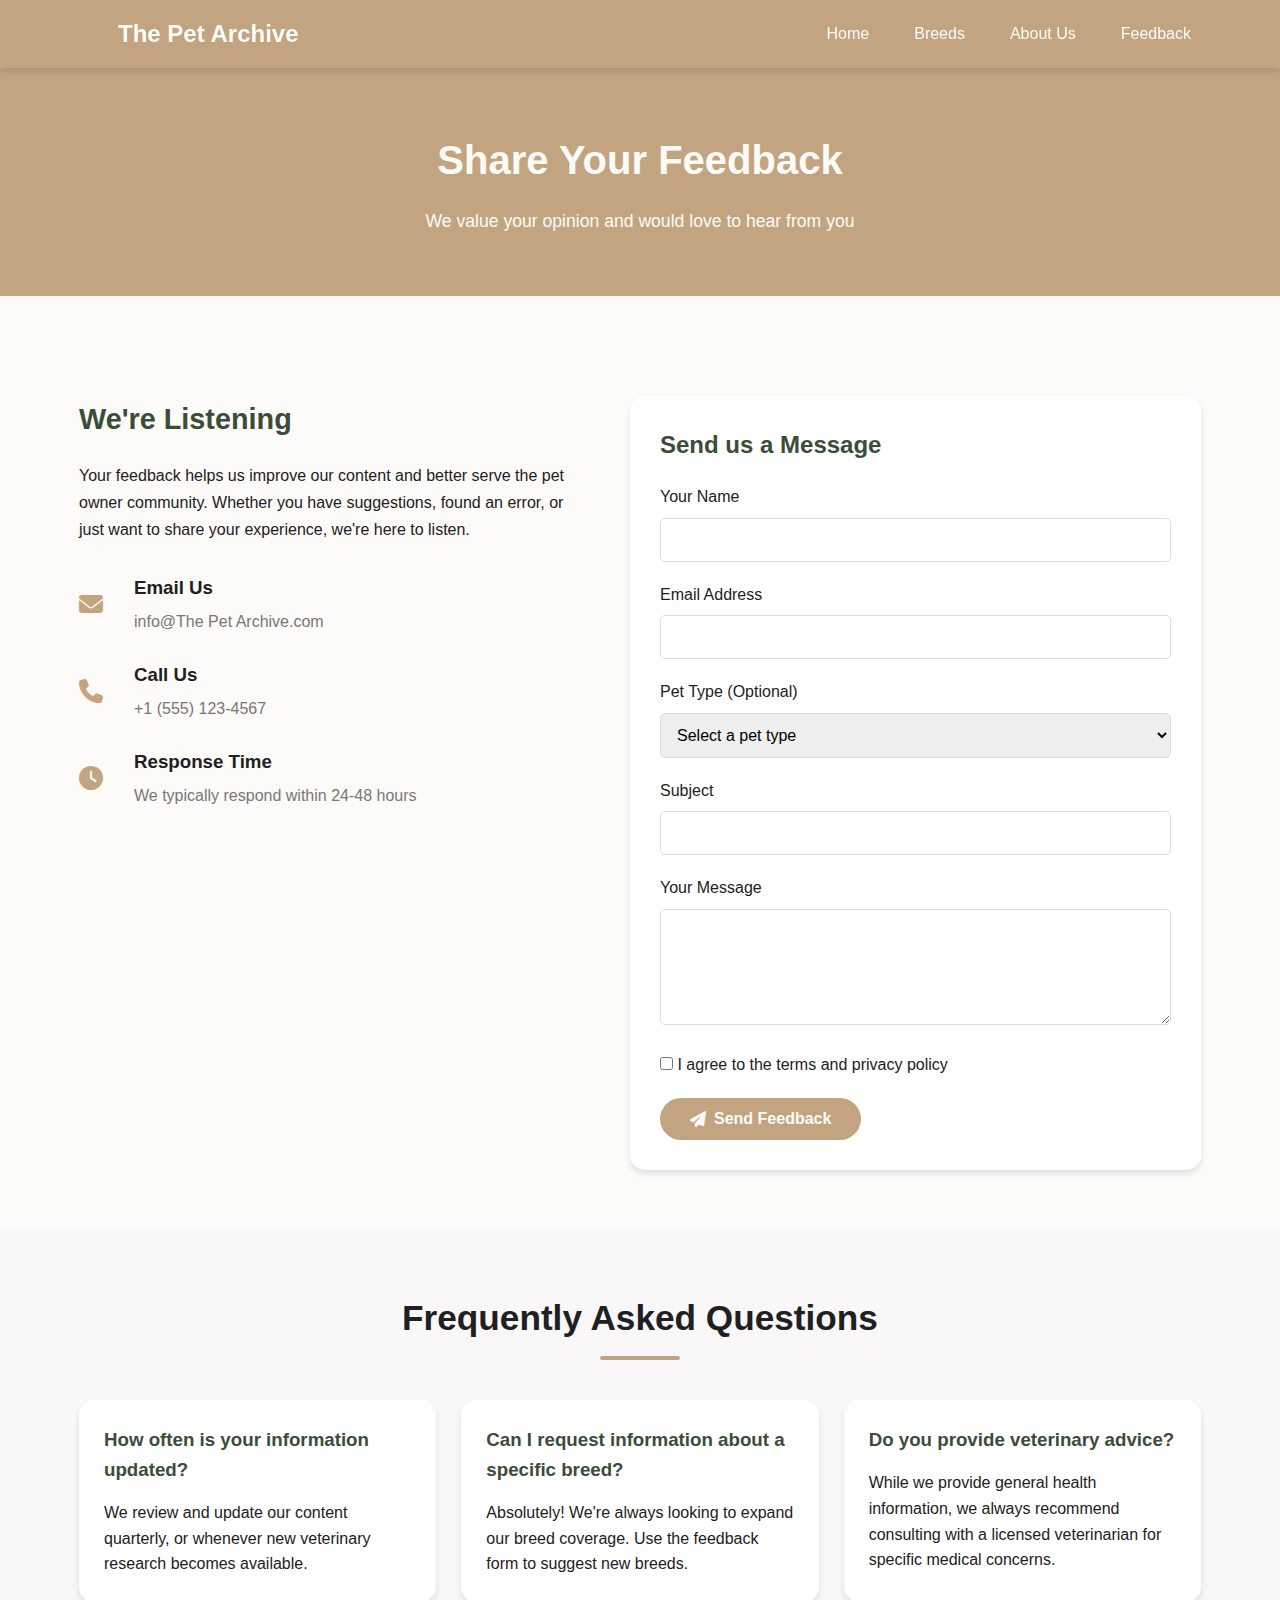
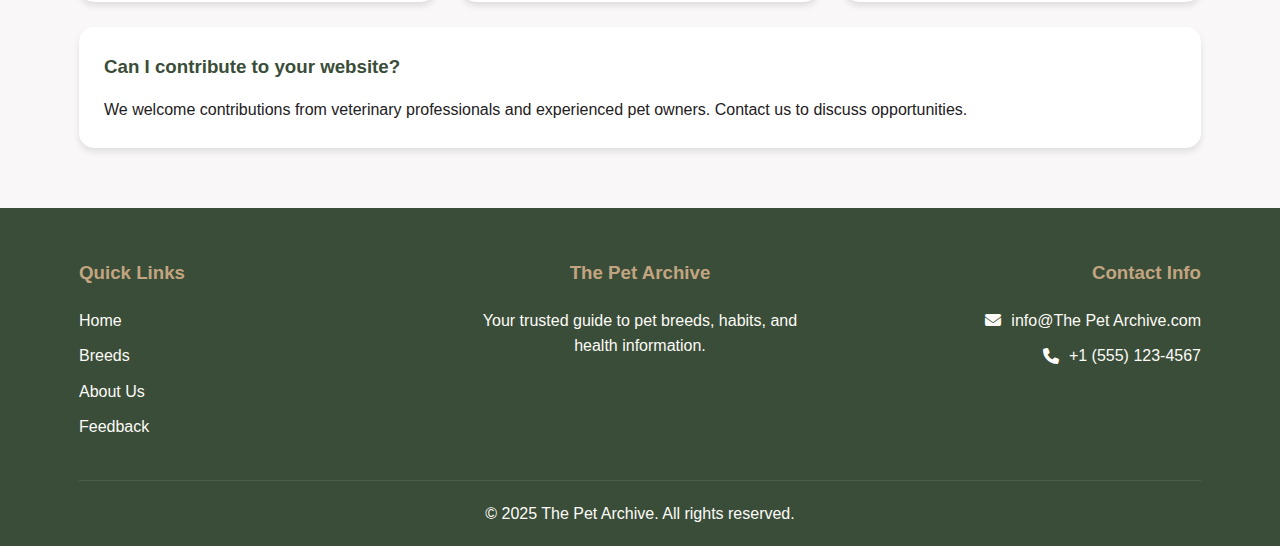
<file: feedback.html>
<!DOCTYPE html>
<html lang="en">
<head>
    <meta charset="UTF-8">
    <meta name="viewport" content="width=device-width, initial-scale=1.0">
    <title>Feedback - The Pet Archive</title>
    <link rel="stylesheet" href="style.css">
    <link rel="stylesheet" href="https://cdnjs.cloudflare.com/ajax/libs/font-awesome/6.4.0/css/all.min.css">
</head>
<body>
    <header>
        <div class="container">
            <nav class="navbar">
                <div class="logo">
                    <i class="fas fa-paw"></i>
                    <span>The Pet Archive</span>
                </div>
                <div class="nav-links">
                    <a href="index.html">Home</a>
                    <a href="breeds.html">Breeds</a>
                    <a href="about.html">About Us</a>
                    <a href="feedback.html" class="active">Feedback</a>
                </div>
               <div class="mobile-menu" onclick="toggleMenu()">
                   <i class="fas fa-bars"></i>
                       </div>
            </nav>
        </div>
    </header>

    <section class="page-header">
        <div class="container">
            <h1>Share Your Feedback</h1>
            <p>We value your opinion and would love to hear from you</p>
        </div>
    </section>

    <section class="feedback-section">
        <div class="container">
            <div class="feedback-content">
                <div class="feedback-info">
                    <h2>We're Listening</h2>
                    <p>Your feedback helps us improve our content and better serve the pet owner community. Whether you have suggestions, found an error, or just want to share your experience, we're here to listen.</p>
                    
                    <div class="contact-methods">
                        <div class="contact-method">
                            <i class="fas fa-envelope"></i>
                            <div>
                                <h3>Email Us</h3>
                                <p>info@The Pet Archive.com</p>
                            </div>
                        </div>
                        
                        <div class="contact-method">
                            <i class="fas fa-phone"></i>
                            <div>
                                <h3>Call Us</h3>
                                <p>+1 (555) 123-4567</p>
                            </div>
                        </div>
                        
                        <div class="contact-method">
                            <i class="fas fa-clock"></i>
                            <div>
                                <h3>Response Time</h3>
                                <p>We typically respond within 24-48 hours</p>
                            </div>
                        </div>
                    </div>
                </div>
                
                <div class="feedback-form">
                    <h2>Send us a Message</h2>
                  <form action="https://formsubmit.co/std_39965@iobm.edu.pk" method="post">

         <div class="form-group">
        <label for="name">Your Name</label>
        <input type="text" id="name" name="name" required>
        </div>
    
        <div class="form-group">
        <label for="email">Email Address</label>
        <input type="email" id="email" name="email" required>
    </div>
    
      <div class="form-group">
        <label for="pet-type">Pet Type (Optional)</label>
        <select id="pet-type" name="pet-type">
            <option value="">Select a pet type</option>
            <option value="dog">Dog</option>
            <option value="cat">Cat</option>
            <option value="parrot">Parrot</option>
        </select>
    </div>
    
    <div class="form-group">
        <label for="subject">Subject</label>
        <input type="text" id="subject" name="subject" required>
    </div>
    
    <div class="form-group">
        <label for="message">Your Message</label>
        <textarea id="message" name="message" rows="5" required></textarea>
    </div>
    
    <div class="form-group">
        <label class="checkbox-label">
            <input type="checkbox" required>
            <span class="checkmark"></span>
            I agree to the terms and privacy policy
        </label>
    </div>
    
    <button type="submit" class="btn btn-primary">
        <i class="fas fa-paper-plane"></i> Send Feedback
    </button>
    
    <input type="hidden" name="_captcha" value="false">
    
      <input type="hidden" name="_next" value="https://vivekk30.github.io/pet-archive-project/feedback.html">

</form>
                </div>
            </div>
        </div>
    </section>

    <section class="faq-section">
        <div class="container">
            <h2 class="section-title">Frequently Asked Questions</h2>
            <div class="faq-grid">
                <div class="faq-item">
                    <h3>How often is your information updated?</h3>
                    <p>We review and update our content quarterly, or whenever new veterinary research becomes available.</p>
                </div>
                
                <div class="faq-item">
                    <h3>Can I request information about a specific breed?</h3>
                    <p>Absolutely! We're always looking to expand our breed coverage. Use the feedback form to suggest new breeds.</p>
                </div>
                
                <div class="faq-item">
                    <h3>Do you provide veterinary advice?</h3>
                    <p>While we provide general health information, we always recommend consulting with a licensed veterinarian for specific medical concerns.</p>
                </div>
                
                <div class="faq-item">
                    <h3>Can I contribute to your website?</h3>
                    <p>We welcome contributions from veterinary professionals and experienced pet owners. Contact us to discuss opportunities.</p>
                </div>
            </div>
        </div>
    </section>

    <footer>
        <div class="container">
            <div class="footer-content">
                <div class="footer-section">
                    <h3>The Pet Archive</h3>
                    <p>Your trusted guide to pet breeds, habits, and health information.</p>
                </div>
                <div class="footer-section">
                    <h3>Quick Links</h3>
                    <ul>
                        <li><a href="index.html">Home</a></li>
                        <li><a href="breeds.html">Breeds</a></li>
                        <li><a href="about.html">About Us</a></li>
                        <li><a href="feedback.html">Feedback</a></li>
                    </ul>
                </div>
                <div class="footer-section">
                    <h3>Contact Info</h3>
                    <p><i class="fas fa-envelope"></i> info@The Pet Archive.com</p>
                    <p><i class="fas fa-phone"></i> +1 (555) 123-4567</p>
                </div>
            </div>
            <div class="footer-bottom">
                <p>&copy; 2025 The Pet Archive. All rights reserved.</p>
            </div>
        </div>
    </footer>
</body>
<script>
    function toggleMenu() {
        var navLinks = document.querySelector('.nav-links');
        navLinks.classList.toggle('show');
    }

    window.onclick = function(event) {
        var navLinks = document.querySelector('.nav-links');
        var menuButton = document.querySelector('.mobile-menu');
        
        if (event.target !== navLinks && event.target !== menuButton && !navLinks.contains(event.target) && !menuButton.contains(event.target)) {
            navLinks.classList.remove('show');
        }
    }
</script>
</html>
</file>
<file: style.css>
* {
    margin: 0;
    padding: 0;
    box-sizing: border-box;
}

body {
    font-family: Arial, Helvetica, sans-serif;
    background-color: #FDFBF7; 
    color: #1E2022;            
    line-height: 1.6;
}


.container {
    width: 90%;
    max-width: 1200px;
    margin: 0 auto;
    padding: 0 15px;
}

header {
    background-color: #C2A580; 
    box-shadow: 0 4px 6px rgba(0, 0, 0, 0.1);
    position: sticky;
    top: 0;
    z-index: 100;
}

.navbar {
    display: flex;
    justify-content: space-between;
    align-items: center;
    padding-top: 15px;
    padding-bottom: 15px;
}

.logo {
    display: flex;
    align-items: center;
    gap: 10px;
    font-size: 1.5rem;
    font-weight: bold;
    color: #FDFBF7; 
}

.logo i {
    font-size: 1.8rem;
    color: #C2A580; 
}

.nav-links {
    display: flex;
    gap: 25px;
}

.nav-links a {
    text-decoration: none;
    color: #FDFBF7;
    font-weight: 500;
    padding: 5px 10px;
    border-radius: 5px;
    transition: 0.3s ease;
}

.nav-links a:hover {
    color: #FDFBF7;
    background-color: #A88C6A;
}

.nav-links a.active {
    color: #FDFBF7;
    background-color: #C2A580;
}

.mobile-menu {
    display: none;
    font-size: 1.5rem;
    cursor: pointer;
    color: #FDFBF7;
}



.hero {
    background-color: #3A4D39; 
    padding-top: 80px;
    padding-bottom: 80px;
    text-align: center;
    color: #FDFBF7;
    border-bottom-left-radius: 30px;
    border-bottom-right-radius: 30px;
    margin-bottom: 50px;
}

.hero-content {
    max-width: 800px;
    margin-left: auto;
    margin-right: auto;
}

.hero h1 {
    font-size: 2.8rem;
    margin-bottom: 20px;
}

.hero p {
    font-size: 1.2rem;
    margin-bottom: 40px;
    opacity: 0.9;
}

.hero-buttons {
    display: flex;
    justify-content: center;
    gap: 20px;
    flex-wrap: wrap;
}

.btn {
    padding: 12px 30px;
    border-radius: 50px;
    border: none;
    font-size: 1rem;
    font-weight: 600;
    cursor: pointer;
    transition: all 0.3s;
    display: flex;
    align-items: center;
    gap: 8px;
    text-decoration: none;
}

.btn:hover {
    transform: translateY(-3px);
    box-shadow: 0 5px 15px rgba(0, 0, 0, 0.1);
}

.btn-primary {
    background-color: #C2A580;
    color: #FDFBF7;
}

.btn-primary:hover {
    background-color: #A88C6A; 
}

.btn-secondary {
    background-color: transparent;
    color: #FDFBF7;
    border: 2px solid #FDFBF7;
}

.btn-secondary:hover {
    background-color: #FDFBF7;
    color: #3A4D39;
}

.quick-info {
    padding-top: 60px;
    padding-bottom: 60px;
}

.info-cards {
    display: flex;
    flex-wrap: wrap;
    gap: 30px;
    justify-content: center;
}

.info-card {
    background-color: white;
    padding: 30px;
    border-radius: 15px;
    text-align: center;
    width: 300px;
    box-shadow: 0 4px 6px rgba(0, 0, 0, 0.05);
    transition: all 0.3s;
}

.info-card:hover {
    transform: translateY(-10px);
    box-shadow: 0 10px 20px rgba(0, 0, 0, 0.1);
}

.info-card i {
    font-size: 2.5rem;
    color: #C2A580; 
    margin-bottom: 20px;
}

.info-card h3 {
    margin-bottom: 15px;
    color: #3A4D39; 
    font-size: 1.5rem;
}

.gallery-section {
    padding-top: 80px;
    padding-bottom: 80px;
    background-color: white;
}

.section-title {
    text-align: center;
    margin-bottom: 40px;
    color: #1E2022;
    font-size: 2.2rem;
    position: relative;
}

.section-title:after {
    content: '';
    display: block;
    width: 80px;
    height: 4px;
    background-color: #C2A580; 
    margin: 10px auto;
    border-radius: 2px;
}

.gallery-subtitle {
    text-align: center;
    margin-bottom: 40px;
    font-size: 1.1rem;
    color: #5d5d5d;
    max-width: 600px;
    margin-left: auto;
    margin-right: auto;
}

.gallery-grid {
    display: flex;
    flex-wrap: wrap;
    gap: 25px;
    justify-content: center;
    margin-bottom: 50px;
}

.gallery-item {
    width: 300px;
    background-color: white;
    border-radius: 15px;
    overflow: hidden;
    box-shadow: 0 4px 6px rgba(0, 0, 0, 0.1);
    cursor: pointer;
    position: relative;
    transition: all 0.3s;
}

.gallery-item:hover {
    transform: translateY(-10px);
    box-shadow: 0 15px 30px rgba(0, 0, 0, 0.15);
}

.gallery-image {
    height: 200px;
    overflow: hidden;
}

.gallery-image img {
    width: 100%;
    height: 100%;
    object-fit: cover;
}

.gallery-info {
    padding: 20px;
    text-align: center;
}

.gallery-info h3 {
    color: #1E2022;
    margin-bottom: 10px;
    font-size: 1.3rem;
}

.gallery-info p {
    color: #777777;
}


.gallery-item .modal {
    display: none;
    position: absolute;
    top: 0;
    left: 0;
    width: 100%;
    height: 100%;
    background-color: white;
    padding: 20px;
    z-index: 10;
}

.gallery-item:hover .modal {
    display: block;
}

.modal-content {
    height: 100%;
}

.modal-title {
    color: #1E2022;
    margin-bottom: 5px;
    font-size: 1.5rem;
}

.modal-subtitle {
    color: #C2A580; 
    margin-bottom: 15px;
    font-weight: 500;
}

.modal-details h3 {
    color: #1E2022;
    margin-bottom: 10px;
}

.modal-details ul {
    list-style-type: disc;
    padding-left: 20px;
    color: #5d5d5d;
}

.modal-details li {
    margin-bottom: 8px;
}

.gallery-cta {
    text-align: center;
    padding: 30px;
    background-color: #FDFBF7; 
    border-radius: 15px;
    margin-top: 30px;
}

.gallery-cta h3 {
    color: #1E2022;
    margin-bottom: 10px;
}


.habits-section {
    padding-top: 80px;
    padding-bottom: 80px;
    background-color: #FDFBF7;
}

.habits-container {
    display: flex;
    flex-direction: column;
    gap: 50px;
}

.habit-category {
    background-color: white;
    border-radius: 20px;
    overflow: hidden;
    box-shadow: 0 4px 6px rgba(0, 0, 0, 0.1);
}

.habit-header {
    background-color: #3A4D39; 
    color: #FDFBF7;
    padding: 25px 30px;
    display: flex;
    align-items: center;
    gap: 15px;
}

.habit-header i {
    font-size: 2rem;
}

.habit-content {
    padding: 30px;
    display: flex;
    flex-wrap: wrap;
    gap: 30px;
}

.habit-info {
    flex: 1;
    min-width: 300px;
}

.habit-info h4 {
    color: #3A4D39; 
    margin-bottom: 15px;
}

.habit-info ul {
    list-style-type: disc;
    padding-left: 20px;
    color: #5d5d5d;
}

.habit-info li {
    margin-bottom: 8px;
}


.page-header {
    background-color: #C2A580; 
    padding: 60px 0;
    text-align: center;
    color: #FDFBF7;
    margin-bottom: 40px;
}

.page-header h1 {
    font-size: 2.5rem;
    margin-bottom: 15px;
}

.page-header p {
    font-size: 1.1rem;
}

.breed-filters {
    text-align: center;
    margin-bottom: 40px;
}

.filter-btn {
    padding: 10px 20px;
    background-color: white;
    border: 2px solid #C2A580; 
    border-radius: 50px;
    color: #5d5d5d;
    cursor: pointer;
    margin: 0 10px 10px 0;
    font-weight: 500;
    font-size: 1rem;
    transition: all 0.3s;
}

.filter-btn:hover {
    background-color: #A88C6A;
    color: white;
    border-color: #A88C6A;
}

.filter-btn.active {
    background-color: #C2A580; 
    color: white;
}

.filter-btn i {
    margin-right: 5px;
}

.breed-gallery-container {
    display: flex;
    flex-wrap: wrap;
    gap: 25px;
    margin-bottom: 60px;
    justify-content: center;
}

.popup-modal {
    display: none;
    position: fixed;
    top: 0;
    left: 0;
    width: 100%;
    height: 100%;
    background-color: rgba(0,0,0,0.7);
    z-index: 1000;
    align-items: center;
    justify-content: center;
}

.popup-content {
    background-color: white;
    width: 90%;
    max-width: 800px;
    max-height: 90vh;
    overflow-y: auto;
    border-radius: 15px;
    position: relative;
    box-shadow: 0 20px 40px rgba(0,0,0,0.3);
}

.close-popup {
    position: absolute;
    top: 15px;
    right: 15px;
    font-size: 30px;
    color: #555555;
    cursor: pointer;
    background: none;
    border: none;
    z-index: 1001;
}

.close-popup:hover {
    color: #C2A580;
}

.popup-header {
    padding: 30px 30px 20px;
    border-radius: 15px 15px 0 0;
    color: white;
    display: flex;
    align-items: center;
    gap: 20px;
}

.popup-header.dog-bg {
    background-color: #3A4D39;
}

.popup-header.cat-bg {
    background-color: #C2A580; 
}

.popup-header.parrot-bg {
    background-color: #A88C6A;
}

.popup-header i {
    font-size: 3rem;
}

.popup-title {
    flex: 1;
}

.popup-title h2 {
    margin-bottom: 5px;
    font-size: 2.2rem;
}

.popup-subtitle {
    font-size: 1.1rem;
    opacity: 0.9;
}

.popup-body {
    padding: 30px;
}

.popup-section {
    margin-bottom: 25px;
}

.popup-section h3 {
    color: #1E2022;
    margin-bottom: 15px;
    display: flex;
    align-items: center;
    gap: 10px;
}

.popup-section h3 i {
    color: #C2A580; 
}

.info-grid {
    display: grid;
    grid-template-columns: repeat(auto-fit, minmax(200px, 1fr));
    gap: 15px;
    margin-bottom: 20px;
}

.info-item {
    background-color: #f9f7f7;
    padding: 15px;
    border-radius: 10px;
    transition: background-color 0.3s ease;
}

.info-item:hover {
    background-color: #f8f3ed; 
}

.info-label {
    font-weight: bold;
    color: #777777;
    display: block;
    margin-bottom: 5px;
}

.info-value {
    color: #5d5d5d;
}

.popup-list {
    list-style-type: disc;
    padding-left: 20px;
    color: #5d5d5d;
}

.popup-list li {
    margin-bottom: 8px;
}

.about-content {
    padding: 60px 0;
}

.about-grid {
    display: flex;
    flex-wrap: wrap;
    gap: 40px;
}

.about-text {
    flex: 2;
    min-width: 300px;
}

.about-text h2 {
    color: #3A4D39;
    margin-bottom: 20px;
    margin-top: 30px;
}

.about-text p {
    margin-bottom: 20px;
    line-height: 1.7;
}

.about-text ul {
    list-style-type: disc;
    padding-left: 20px;
    margin-bottom: 20px;
}

.about-text li {
    margin-bottom: 10px;
}

.about-stats {
    flex: 1;
    min-width: 300px;
    display: flex;
    flex-wrap: wrap;
    gap: 20px;
}

.stat-card {
    flex: 1;
    min-width: 150px;
    background-color: white;
    padding: 25px;
    border-radius: 15px;
    text-align: center;
    box-shadow: 0 4px 6px rgba(0,0,0,0.1);
}

.stat-card i {
    font-size: 2.5rem;
    color: #C2A580; 
    margin-bottom: 15px;
}

.stat-card h3 {
    color: #1E2022;
    margin-bottom: 10px;
    font-size: 2rem;
}


.team-section {
    padding: 60px 0;
    background-color: #f9f7f7;
}

.team-grid {
    display: flex;
    flex-wrap: wrap;
    gap: 30px;
    justify-content: center;
}

.team-member {
    width: 300px;
    background-color: white;
    padding: 30px;
    border-radius: 15px;
    text-align: center;
    box-shadow: 0 4px 6px rgba(0,0,0,0.1);
}

.member-image {
    width: 100px;
    height: 100px;
    border-radius: 50%;
    background-color: #3A4D39; 
    display: flex;
    align-items: center;
    justify-content: center;
    margin: 0 auto 20px;
}

.member-image i {
    font-size: 3rem;
    color: white;
}

.team-member h3 {
    color: #1E2022;
    margin-bottom: 5px;
}

.member-role {
    color: #C2A580; 
    font-weight: bold;
    margin-bottom: 15px;
}

.feedback-section {
    padding: 60px 0;
}

.feedback-content {
    display: flex;
    flex-wrap: wrap;
    gap: 40px;
}

.feedback-info {
    flex: 1;
    min-width: 300px;
}

.feedback-info h2 {
    color: #3A4D39;
    margin-bottom: 20px;
    font-size: 1.8rem;
}

.feedback-info p {
    margin-bottom: 30px;
    line-height: 1.7;
}

.contact-methods {
    display: flex;
    flex-direction: column;
    gap: 25px;
}

.contact-method {
    display: flex;
    align-items: center;
    gap: 15px;
}

.contact-method i {
    font-size: 1.5rem;
    color: #C2A580;
    width: 40px;
}

.contact-method h3 {
    color: #1E2022;
    margin-bottom: 5px;
}

.contact-method p {
    margin-bottom: 0;
    color: #777777;
}

.feedback-form {
    flex: 1;
    min-width: 300px;
    background-color: white;
    padding: 30px;
    border-radius: 15px;
    box-shadow: 0 4px 6px rgba(0,0,0,0.1);
}

.feedback-form h2 {
    color: #3A4D39;
    margin-bottom: 20px;
}

.form-group {
    margin-bottom: 20px;
}

.form-group label {
    display: block;
    margin-bottom: 8px;
    color: #1E2022;
    font-weight: 500;
}

.form-group input,
.form-group select,
.form-group textarea {
    width: 100%;
    padding: 12px;
    border: 1px solid #dddddd;
    border-radius: 5px;
    font-family: Arial, Helvetica, sans-serif;
    font-size: 1rem;
}

.form-group textarea {
    resize: vertical;
}

.checkbox-label {
    display: flex;
    align-items: center;
    cursor: pointer;
    gap: 10px;
}

.checkbox-label input {
    width: auto;
}

.faq-section {
    padding: 60px 0;
    background-color: #f9f7f7;
}

.faq-grid {
    display: flex;
    flex-wrap: wrap;
    gap: 25px;
}

.faq-item {
    flex: 1;
    min-width: 300px;
    background-color: white;
    padding: 25px;
    border-radius: 15px;
    box-shadow: 0 4px 6px rgba(0,0,0,0.1);
}

.faq-item h3 {
    color: #3A4D39; 
    margin-bottom: 15px;
}

footer {
    background-color: #3A4D39;
    color: #FDFBF7;
    padding: 50px 0 20px;
}

.footer-content {
    display: flex;
    flex-wrap: wrap;
    gap: 30px;
    margin-bottom: 30px;
}

.footer-section {
    flex: 1;
    min-width: 250px;
}

.footer-section:first-child {
    order: 2;
    text-align: center;
}


.footer-section:nth-child(2) {
    order: 1;
    text-align: left; 
}


.footer-section:last-child {
    order: 3;
    text-align: right;
}



.footer-section h3 {
    color: #C2A580; 
    margin-bottom: 20px;
   
}

.footer-section ul {
    list-style-type: none;
    padding: 0; 
}

.footer-section ul li {
    margin-bottom: 10px;
}

.footer-section a {
    color: #FDFBF7;
    text-decoration: none;
}

.footer-section a:hover {
    color: #C2A580; 
}


.footer-section p {
    display: flex;
    align-items: center;
    gap: 10px;
    margin-bottom: 10px;
}


.footer-section:first-child p {
    justify-content: center;
}
.footer-section:last-child p {
    justify-content: flex-end; 
}

.footer-bottom {
    text-align: center;
    padding-top: 20px;
    border-top: 1px solid rgba(255, 255, 255, 0.1);
}

@media (max-width: 768px) {
    .nav-links {
        display: none;
    }
    
    .mobile-menu {
        display: block;
    }
    
    .hero h1 {
        font-size: 2rem;
    }
    
    .hero p {
        font-size: 1rem;
    }
    
    .hero-buttons {
        flex-direction: column;
        align-items: center;
    }
    
    .btn {
        width: 250px;
        justify-content: center;
    }
    
    .page-header h1 {
        font-size: 2rem;
    }
    
    .section-title {
        font-size: 1.8rem;
    }
    
    .gallery-item {
        width: 100%;
        max-width: 350px;
    }
    
    .filter-btn {
        margin: 0 5px 10px 0;
        padding: 8px 15px;
    }
    
    .feedback-content {
        flex-direction: column;
    }
    
    .contact-methods {
        gap: 15px;
    }
    
    .faq-item {
        min-width: 100%;
    }
    
    .team-member {
        width: 100%;
        max-width: 350px;
    }
    
    .footer-content {
        flex-direction: column;
        gap: 30px;
    }
    
    .popup-content {
        width: 95%;
        margin: 10px;
    }
    
    .popup-header {
        flex-direction: column;
        text-align: center;
        padding: 20px;
    }
    
    .popup-header i {
        font-size: 2.5rem;
    }
    
    .popup-title h2 {
        font-size: 1.8rem;
    }
    
    .info-grid {
        grid-template-columns: 1fr;
    }
}

@media (max-width: 480px) {
    .breed-filters {
        display: flex;
        flex-wrap: wrap;
        justify-content: center;
    }
    
    .filter-btn {
        margin: 5px;
        flex: 1;
        min-width: 120px;
    }
    
    .about-stats {
        flex-direction: column;
    }
    
    .stat-card {
        min-width: 100%;
    }
}

@media (max-width: 768px) {
    .nav-links {
        display: none;
        position: absolute;
        top: 100%;
        left: 0;
        width: 100%;
        background-color: #3A4D39;
        flex-direction: column;
        padding: 20px 0;
        box-shadow: 0 4px 6px rgba(0,0,0,0.1);
        z-index: 100;
    }
    
    .nav-links.show {
        display: flex;
    }
    
    .nav-links a {
        padding: 15px 20px;
        border-bottom: 1px solid rgba(255, 255, 255, 0.1);
        text-align: center;
        color: #FDFBF7;
    }
    
   .nav-links .last-link {
    border-bottom: none;
}
    
    .mobile-menu {
        display: block;
        font-size: 1.5rem;
        cursor: pointer;
        color: #FDFBF7;
    }
}

.gallery-item, .info-card, .breed-card, .team-member, .stat-card, .faq-item,
.btn, .filter-btn {
    transition: 0.3s;
}


@media (max-width: 768px) {
    .footer-section:first-child,
    .footer-section:nth-child(2),
    .footer-section:last-child {
        text-align: center;
        order: 0;
        padding: 0;
    }

    .footer-section h3 {
        text-align: center;
    }

    .footer-section:first-child p,
    .footer-section:nth-child(2) p,
    .footer-section:last-child p {
        justify-content: center;
    }

    .footer-bottom {
        text-align: center;
    }
}
</file>
